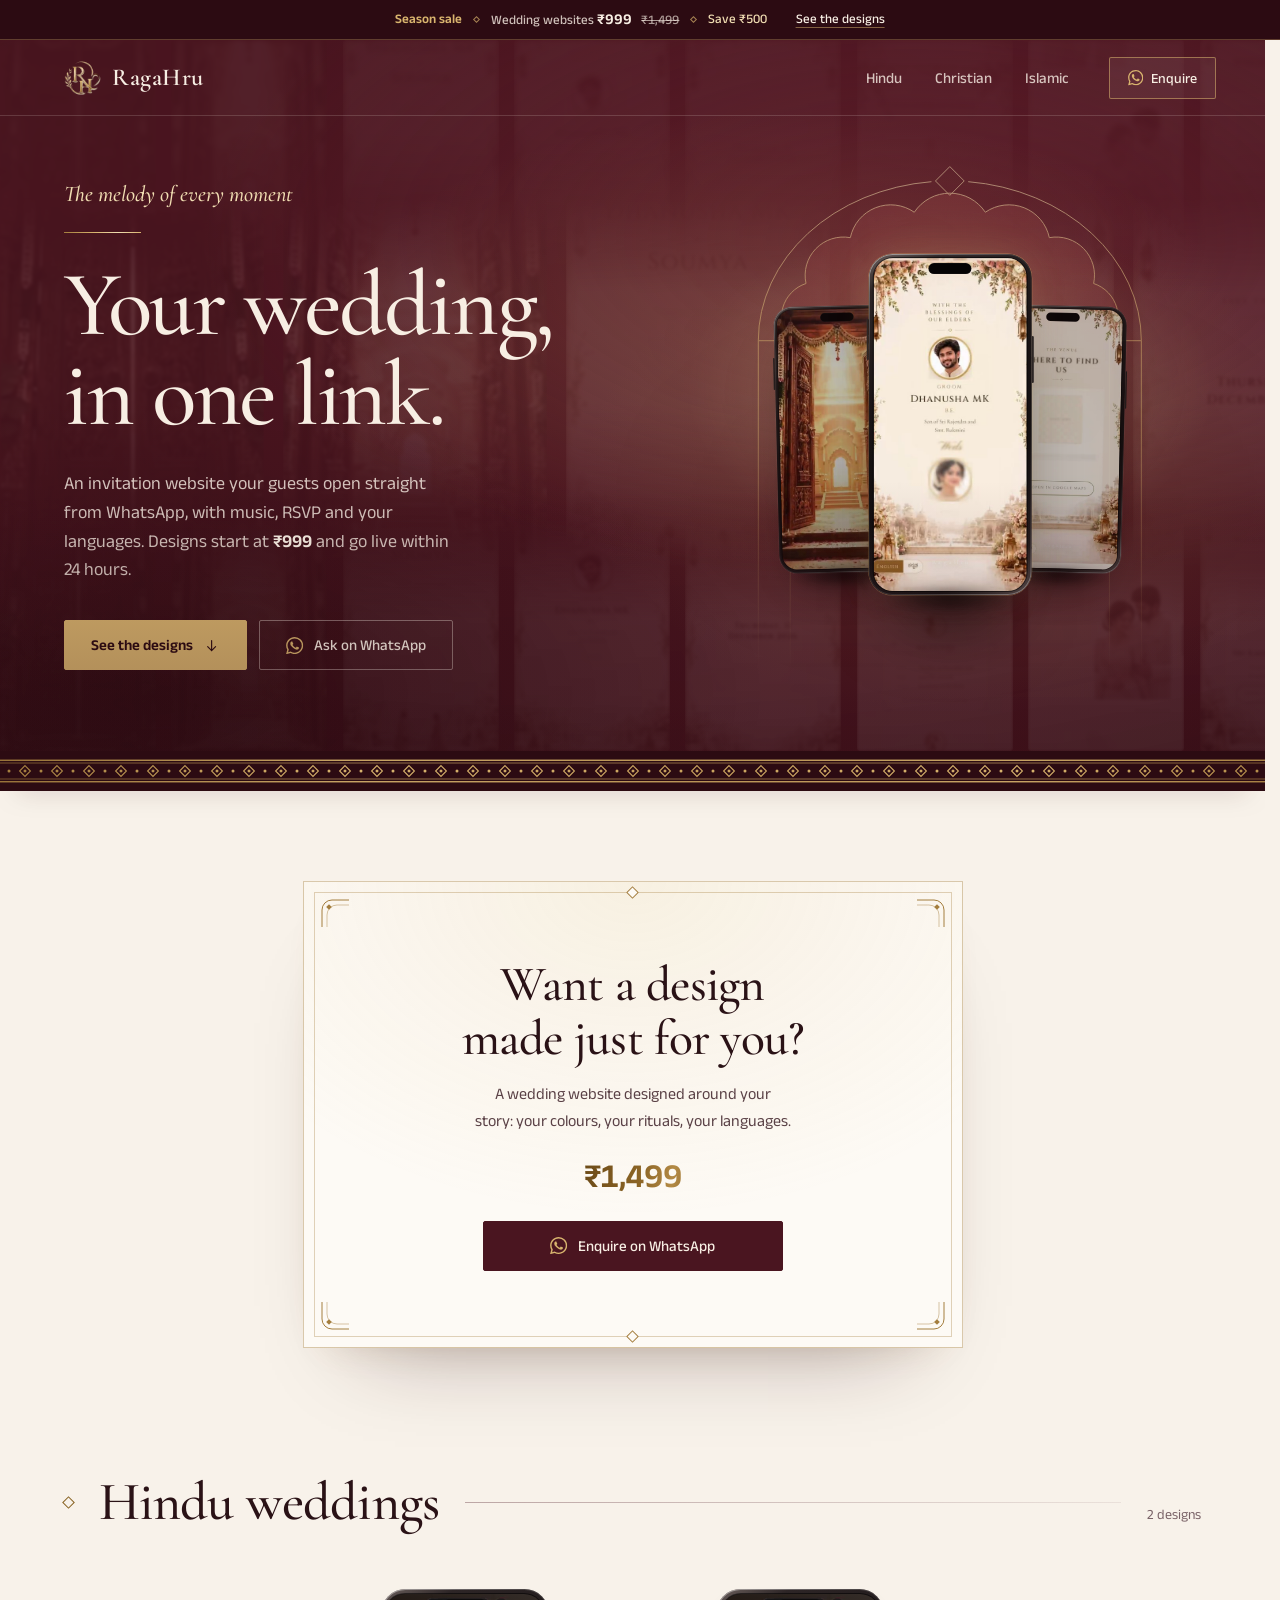
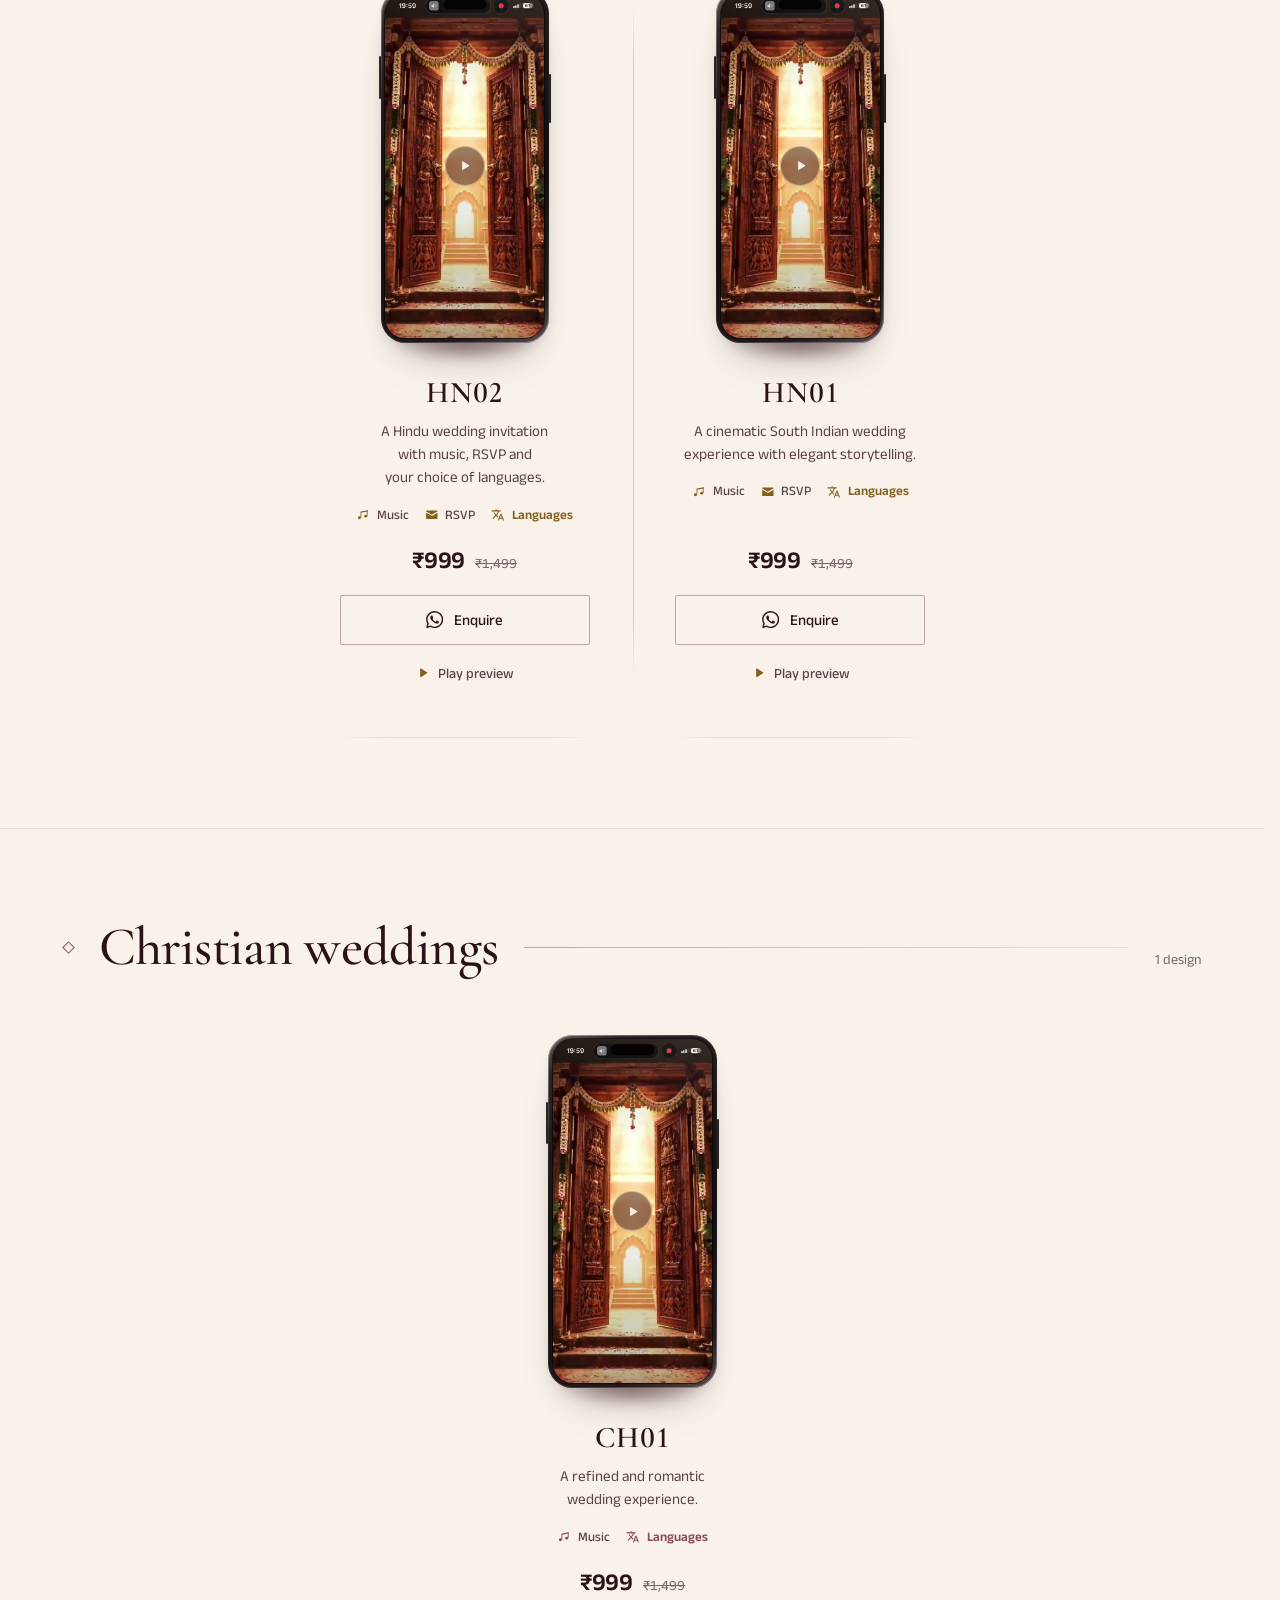
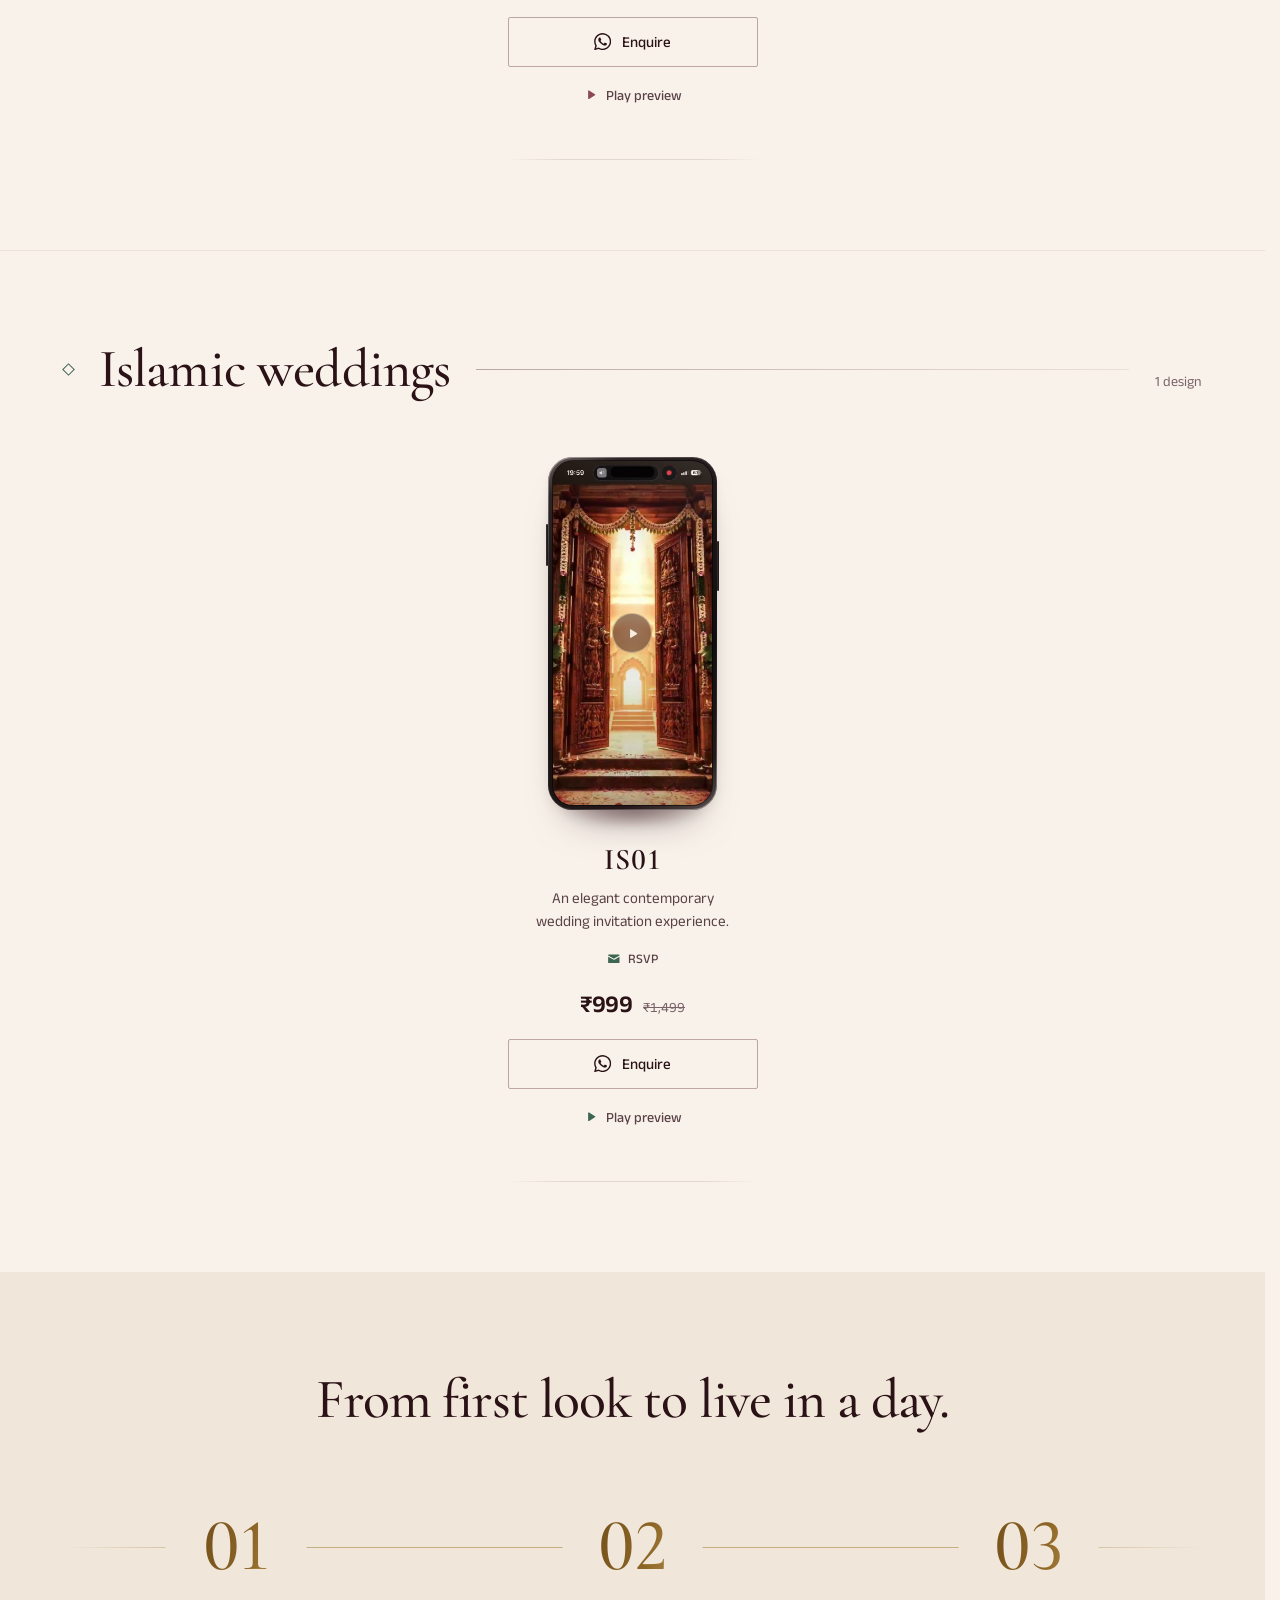
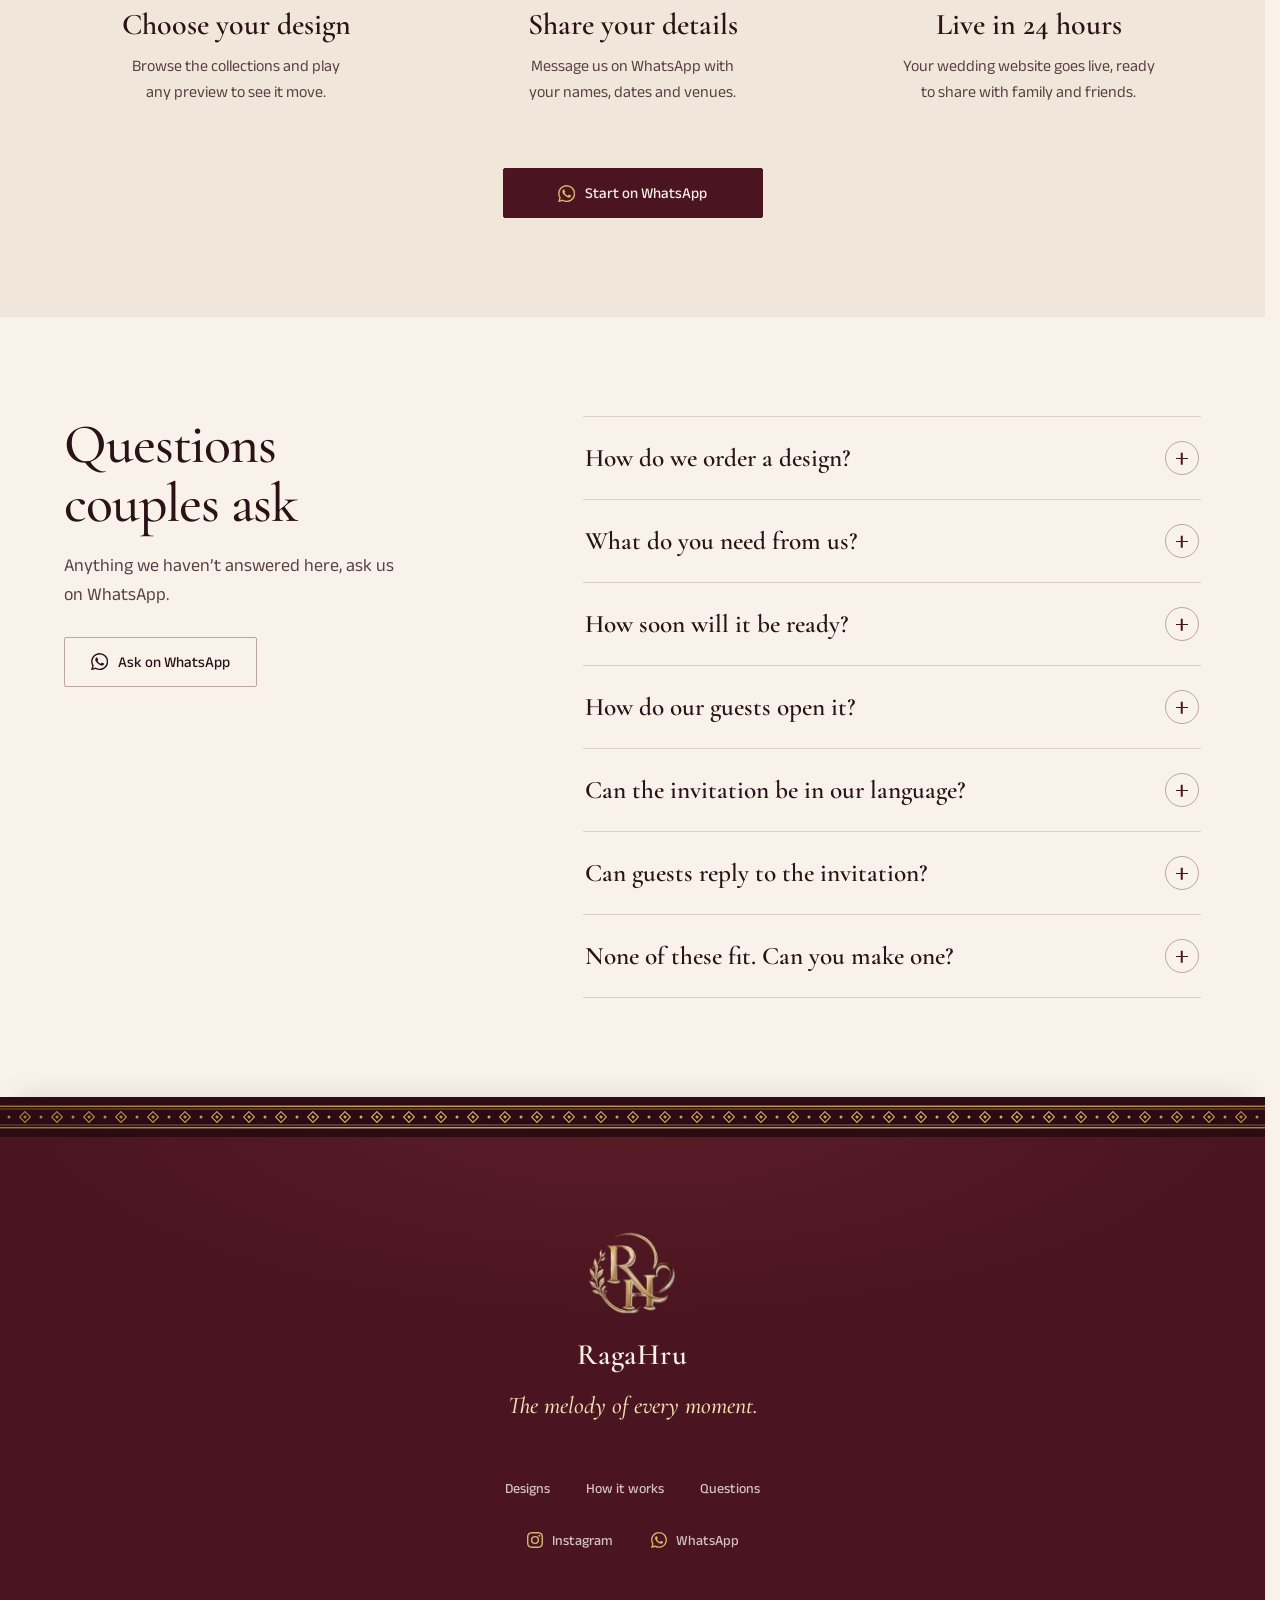
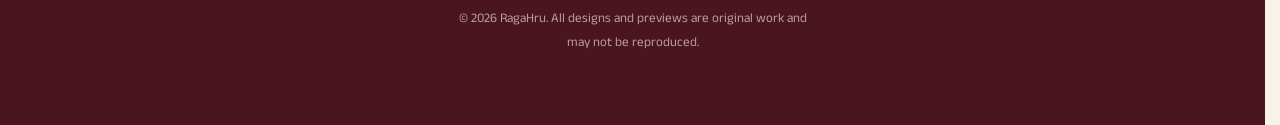
<file: index.html>
<!DOCTYPE html>
<html lang="en">
<head>
<meta charset="utf-8">
<meta name="viewport" content="width=device-width, initial-scale=1, viewport-fit=cover">
<title>RagaHru — Wedding invitation websites</title>
<meta name="description" content="Wedding invitation websites for Hindu, Christian and Islamic weddings. Choose a design, share one link on WhatsApp, and it goes live within 24 hours.">
<meta name="theme-color" content="#4A1520">

<meta property="og:type" content="website">
<meta property="og:site_name" content="RagaHru">
<meta property="og:title" content="RagaHru — the melody of every moment">
<meta property="og:description" content="Wedding invitation websites your guests open straight from WhatsApp, with music, RSVP and your languages.">
<!-- Drawn by tools/og-cover.html. Kept under 300 KB so WhatsApp shows it.
     Switch to an absolute URL once the domain is live. -->
<meta property="og:image" content="assets/logo/og-cover.jpg">
<meta property="og:image:type" content="image/jpeg">
<meta property="og:image:width" content="1200">
<meta property="og:image:height" content="630">
<meta property="og:image:alt" content="RagaHru: Your wedding, in one link. Three wedding invitation websites shown on phones.">
<meta name="twitter:card" content="summary_large_image">

<link rel="icon" href="assets/logo/favicon.png" type="image/png">
<link rel="apple-touch-icon" href="assets/logo/apple-touch-icon.png">
<link rel="manifest" href="site.webmanifest">

<link rel="preload" href="assets/fonts/cormorant-garamond.woff2" as="font" type="font/woff2" crossorigin>
<link rel="preload" href="assets/fonts/anek-latin.woff2" as="font" type="font/woff2" crossorigin>
<!-- The centre masthead phone (second entry of heroPhonePosters) is the
     largest image on the first screen. -->
<link rel="preload" href="assets/hero/posters/phone-02.jpg" as="image" fetchpriority="high">

<link rel="stylesheet" href="css/site.css">

<script>document.documentElement.classList.add('is-booting');</script>
<script defer src="config/site-config.js"></script>
<script defer src="js/templates.js"></script>
<script defer src="js/hero.js"></script>
<script defer src="js/app.js"></script>

<script type="application/ld+json">
{
  "@context": "https://schema.org",
  "@type": "Organization",
  "name": "RagaHru",
  "slogan": "The melody of every moment",
  "description": "Wedding invitation websites for Hindu, Christian and Islamic weddings, shared as one link on WhatsApp.",
  "logo": "assets/logo/ragahru-logo.png",
  "sameAs": ["https://www.instagram.com/ragahru"]
}
</script>
</head>

<body>
<svg class="icon-sprite" aria-hidden="true" focusable="false">
  <symbol id="i-wa" viewBox="0 0 24 24"><path d="M17.47 14.38c-.3-.15-1.76-.87-2.03-.97-.27-.1-.47-.15-.67.15-.2.3-.77.97-.94 1.16-.17.2-.35.22-.64.08-.3-.15-1.26-.47-2.39-1.48-.88-.79-1.48-1.76-1.65-2.06-.18-.3-.02-.46.13-.61.13-.13.3-.35.45-.52.15-.17.2-.3.3-.5.1-.2.05-.37-.03-.52-.07-.15-.67-1.61-.91-2.2-.25-.58-.49-.5-.67-.51h-.57c-.2 0-.52.07-.8.37-.27.3-1.04 1.02-1.04 2.48s1.07 2.87 1.22 3.07c.15.2 2.1 3.2 5.08 4.49.71.3 1.26.49 1.69.62.71.23 1.36.2 1.87.12.57-.09 1.76-.72 2.01-1.41.25-.7.25-1.29.17-1.42-.07-.12-.27-.2-.57-.34M12.05 21.79h-.01c-1.77 0-3.5-.48-5.03-1.38l-.36-.22-3.74.99 1-3.65-.24-.38a9.86 9.86 0 0 1-1.51-5.26c0-5.45 4.44-9.88 9.89-9.88 2.64 0 5.12 1.03 6.99 2.9a9.83 9.83 0 0 1 2.89 6.99c0 5.45-4.43 9.89-9.88 9.89m8.41-18.3A11.82 11.82 0 0 0 12.05 0C5.5 0 .16 5.34.16 11.89c0 2.1.55 4.15 1.59 5.95L.06 24l6.3-1.65a11.88 11.88 0 0 0 5.69 1.45c6.55 0 11.89-5.34 11.89-11.89 0-3.18-1.24-6.17-3.48-8.42"/></symbol>
  <symbol id="i-instagram" viewBox="0 0 24 24"><path d="M12 2.16c3.2 0 3.58.01 4.85.07 1.17.05 1.8.25 2.23.41.56.22.96.48 1.38.9.42.42.68.82.9 1.38.16.42.36 1.06.41 2.23.06 1.27.07 1.65.07 4.85s-.01 3.59-.07 4.85c-.06 1.17-.26 1.81-.42 2.23-.22.56-.48.96-.9 1.38-.42.42-.82.68-1.38.9-.42.16-1.07.36-2.24.41-1.27.06-1.65.07-4.86.07s-3.59-.01-4.86-.07c-1.17-.06-1.82-.26-2.24-.42-.57-.22-.96-.48-1.38-.9-.42-.42-.69-.82-.9-1.38-.16-.42-.36-1.07-.42-2.24-.04-1.26-.06-1.65-.06-4.84s.02-3.59.06-4.86c.06-1.17.26-1.81.42-2.23.21-.57.48-.96.9-1.38.42-.42.81-.69 1.38-.9.42-.17 1.05-.36 2.22-.42 1.28-.05 1.65-.06 4.86-.06zM12 0C8.74 0 8.33.02 7.05.07 5.78.13 4.9.33 4.14.63c-.79.31-1.46.72-2.13 1.38S.94 3.35.63 4.14C.33 4.9.13 5.78.07 7.05.02 8.33 0 8.74 0 12s.02 3.67.07 4.95c.06 1.27.26 2.15.56 2.91.31.79.72 1.46 1.38 2.13.67.67 1.34 1.08 2.13 1.38.76.3 1.64.5 2.91.56C8.33 23.99 8.74 24 12 24s3.67-.02 4.95-.07c1.28-.06 2.15-.26 2.91-.56.79-.31 1.46-.72 2.13-1.38.67-.67 1.08-1.34 1.38-2.13.3-.76.5-1.64.56-2.91.06-1.28.07-1.69.07-4.95s-.02-3.67-.07-4.95c-.06-1.28-.26-2.15-.56-2.91-.31-.79-.72-1.46-1.38-2.13-.67-.67-1.34-1.08-2.13-1.38-.76-.3-1.64-.5-2.91-.56C15.67.02 15.26 0 12 0z"/><path d="M12 5.84a6.16 6.16 0 1 0 0 12.32 6.16 6.16 0 0 0 0-12.32zM12 16a4 4 0 1 1 0-8 4 4 0 0 1 0 8z"/><circle cx="18.41" cy="5.6" r="1.44"/></symbol>
  <symbol id="i-music" viewBox="0 0 24 24"><path d="M9 6.2 20.4 4v2.1L9 8.3z"/><rect x="7.9" y="6.2" width="1.5" height="10.9" rx=".5"/><rect x="18.9" y="4" width="1.5" height="10.2" rx=".5"/><circle cx="6" cy="17.2" r="2.6"/><circle cx="17" cy="14.3" r="2.6"/></symbol>
  <symbol id="i-rsvp" viewBox="0 0 24 24"><path d="M3 4.5h18c.55 0 1 .45 1 1v.6l-9.5 5.5a1 1 0 0 1-1 0L2 6.1v-.6c0-.55.45-1 1-1z"/><path d="M2 8.4v10.1c0 .55.45 1 1 1h18c.55 0 1-.45 1-1V8.4l-9 5.2a1 1 0 0 1-1 0z"/></symbol>
  <symbol id="i-lang" viewBox="0 0 24 24"><path d="M12.87 15.07l-2.54-2.51.03-.03A17.5 17.5 0 0 0 14.07 6H17V4h-7V2H8v2H1v2h11.17C11.5 7.92 10.44 9.75 9 11.35c-.93-1.03-1.7-2.16-2.31-3.35h-2c.73 1.63 1.73 3.17 2.98 4.56l-5.09 5.02L4 19l5-5 3.11 3.11.76-2.04zM18.5 10h-2L12 22h2l1.12-3h4.75L21 22h2l-4.5-12zm-2.62 7l1.62-4.33L19.12 17h-3.24z"/></symbol>
  <symbol id="i-play" viewBox="0 0 24 24"><path d="M8 6.2v11.6c0 .79.87 1.27 1.54.84l9.1-5.8a1 1 0 0 0 0-1.68l-9.1-5.8A1 1 0 0 0 8 6.2z"/></symbol>
  <symbol id="i-close" viewBox="0 0 24 24"><path d="M18.3 5.7 12 12l-6.3-6.3-1.4 1.4 6.3 6.3-6.3 6.3 1.4 1.4 6.3-6.3 6.3 6.3 1.4-1.4-6.3-6.3 6.3-6.3z"/></symbol>
  <symbol id="i-arrow-down" viewBox="0 0 24 24"><path d="M12 5v14M6.5 13.5 12 19l5.5-5.5" fill="none" stroke="currentColor" stroke-width="1.6" stroke-linecap="round" stroke-linejoin="round"/></symbol>
  <symbol id="i-share" viewBox="0 0 24 24"><g fill="none" stroke="currentColor" stroke-width="1.6" stroke-linecap="round" stroke-linejoin="round"><path d="M14 5l7 6.5-7 6.5"/><path d="M21 11.5H11a7.5 7.5 0 0 0-7.5 7.5"/></g></symbol>
  <symbol id="i-replay" viewBox="0 0 24 24"><g fill="none" stroke="currentColor" stroke-width="1.7" stroke-linecap="round" stroke-linejoin="round"><path d="M20.5 12a8.5 8.5 0 1 1-2.6-6.1"/><path d="M20.7 4.2v4.6h-4.6"/></g></symbol>
</svg>

<!-- Season sale. To end it, delete this block and set saleLabel to "" in
     config/site-config.js. -->
<aside class="promo" aria-label="Season sale">
  <div class="promo__inner">
    <p class="promo__text">
      <span class="promo__label">Season sale</span>
      <span class="promo__sep" aria-hidden="true"></span>
      <span class="promo__offer"><span class="promo__what">Wedding websites </span><span class="promo__now">&#8377;999</span>
        <s class="promo__was"><span class="visually-hidden">was </span>&#8377;1,499</s></span>
      <span class="promo__sep" aria-hidden="true"></span>
      <span class="promo__save">Save &#8377;500</span>
    </p>
    <a class="promo__link" href="#collections">See the designs</a>
  </div>
</aside>

<a class="skip-link" href="#collections">Skip to the designs</a>

<header class="site-header" id="top">
  <div class="wrap site-header__inner">
    <a class="brand" href="#top" aria-label="RagaHru, back to top">
      <img class="brand__logo" src="assets/logo/ragahru-mark.webp" width="200" height="200" alt="" draggable="false">
      <span class="brand__text">RagaHru</span>
    </a>

    <nav class="site-nav" aria-label="Wedding collections">
      <ul class="site-nav__list">
        <li><a class="site-nav__link" href="#hindu">Hindu</a></li>
        <li><a class="site-nav__link" href="#christian">Christian</a></li>
        <li><a class="site-nav__link" href="#islamic">Islamic</a></li>
      </ul>
    </nav>

    <a class="site-header__cta" id="header-wa" href="https://wa.me/" target="_blank" rel="noopener">
      <svg class="ico" aria-hidden="true" focusable="false"><use href="#i-wa"></use></svg>
      <span>Enquire</span>
    </a>
  </div>
</header>

<main>
  <section class="hero" aria-labelledby="hero-title">
    <span class="hero__tint" aria-hidden="true"></span>

    <div class="wrap hero__inner">
      <div class="hero__copy">
        <p class="hero__tagline boot" style="--boot-delay:150ms">The melody of every moment</p>
        <span class="signature signature--hero" aria-hidden="true"></span>

        <h1 class="hero__title" id="hero-title">
          <span class="hero__line boot" style="--boot-delay:400ms">Your wedding,</span>
          <span class="hero__line boot" style="--boot-delay:520ms">in one link.</span>
        </h1>

        <p class="hero__sub boot" style="--boot-delay:640ms">
          An invitation website your guests open straight from WhatsApp, with
          music, RSVP and your languages. Designs start at
          <strong data-price="from">&#8377;999</strong> and go live within 24 hours.
        </p>

        <div class="hero__actions boot" style="--boot-delay:740ms">
          <a class="btn btn--zari" href="#collections">
            <span>See the designs</span>
            <svg class="ico" aria-hidden="true" focusable="false"><use href="#i-arrow-down"></use></svg>
          </a>
          <a class="btn btn--ghost" id="hero-wa" href="https://wa.me/" target="_blank" rel="noopener">
            <svg class="ico" aria-hidden="true" focusable="false"><use href="#i-wa"></use></svg>
            <span>Ask on WhatsApp</span>
          </a>
        </div>
      </div>

      <!-- Built by js/hero.js. Decorative: every design is presented in the
           collections below. -->
      <div class="hero__stage" id="hero-stage" aria-hidden="true">
        <span class="niche niche--silk"></span>
      </div>
    </div>
  </section>

  <div class="zari" aria-hidden="true"><span class="zari__thread"><span class="zari__light"></span></span></div>

  <!-- Before the catalogue on wide screens; js/app.js moves it after the
       collections on a phone. -->
  <section class="custom" aria-labelledby="custom-title">
    <div class="wrap">
      <div class="custom__inner">
        <span class="custom__frame" aria-hidden="true"></span>
        <h2 class="custom__title" id="custom-title">Want a design made just for you?</h2>
        <p class="custom__desc">
          A wedding website designed around your story: your colours,
          your rituals, your languages.
        </p>
        <p class="price price--custom">
          <span class="price__now" data-price="custom">&#8377;1,499</span>
        </p>
        <a class="btn btn--solid custom__cta" id="custom-wa" href="https://wa.me/" target="_blank" rel="noopener">
          <svg class="ico" aria-hidden="true" focusable="false"><use href="#i-wa"></use></svg>
          <span>Enquire on WhatsApp</span>
        </a>
      </div>
    </div>
  </section>

  <!-- Rendered by js/app.js from js/templates.js -->
  <div id="collections" class="collections"></div>

  <p class="collections__empty" id="collections-empty" hidden>
    New wedding websites are being prepared. Please check back shortly.
  </p>

  <section class="process" id="how-it-works" aria-labelledby="process-title">
    <div class="wrap">
      <h2 class="process__title" id="process-title">From first look to live in a day.</h2>

      <ol class="process__steps">
        <li class="process__step">
          <span class="process__num" aria-hidden="true">01</span>
          <h3 class="process__name">Choose your design</h3>
          <p class="process__text">Browse the collections and play any preview to see it move.</p>
        </li>
        <li class="process__step">
          <span class="process__num" aria-hidden="true">02</span>
          <h3 class="process__name">Share your details</h3>
          <p class="process__text">Message us on WhatsApp with your names, dates and venues.</p>
        </li>
        <li class="process__step">
          <span class="process__num" aria-hidden="true">03</span>
          <h3 class="process__name">Live in 24 hours</h3>
          <p class="process__text">Your wedding website goes live, ready to share with family and friends.</p>
        </li>
      </ol>

      <div class="process__cta">
        <a class="btn btn--solid" id="process-wa" href="https://wa.me/" target="_blank" rel="noopener">
          <svg class="ico" aria-hidden="true" focusable="false"><use href="#i-wa"></use></svg>
          <span>Start on WhatsApp</span>
        </a>
      </div>
    </div>
  </section>

  <!-- Filled from `testimonials` in config/site-config.js; hidden while empty. -->
  <section class="words" id="kind-words" aria-labelledby="words-title" hidden>
    <div class="wrap">
      <h2 class="words__title" id="words-title">From the couples</h2>
      <div class="words__list" id="words-list"></div>
    </div>
  </section>

  <section class="faq" id="questions" aria-labelledby="faq-title">
    <div class="wrap faq__inner">
      <div class="faq__head">
        <h2 class="faq__title" id="faq-title">Questions couples ask</h2>
        <p class="faq__lead">Anything we haven&rsquo;t answered here, ask us on WhatsApp.</p>
        <a class="btn" id="faq-wa" href="https://wa.me/" target="_blank" rel="noopener">
          <svg class="ico" aria-hidden="true" focusable="false"><use href="#i-wa"></use></svg>
          <span>Ask on WhatsApp</span>
        </a>
      </div>

      <div class="faq__list">
        <details class="faq__item" name="faq">
          <summary class="faq__q">How do we order a design?<span class="faq__mark" aria-hidden="true"></span></summary>
          <div class="faq__a">
            <p>Tap <strong>Enquire</strong> under the design you like. WhatsApp opens with a message that already names the design, such as HN01, so you only need to add your details and send it.</p>
          </div>
        </details>

        <details class="faq__item" name="faq">
          <summary class="faq__q">What do you need from us?<span class="faq__mark" aria-hidden="true"></span></summary>
          <div class="faq__a">
            <p>Your names, your wedding dates and your venues. If the design shows photographs, send the ones you&rsquo;d like to use.</p>
          </div>
        </details>

        <details class="faq__item" name="faq">
          <summary class="faq__q">How soon will it be ready?<span class="faq__mark" aria-hidden="true"></span></summary>
          <div class="faq__a">
            <p>Your website goes live within 24 hours of receiving your details.</p>
          </div>
        </details>

        <details class="faq__item" name="faq">
          <summary class="faq__q">How do our guests open it?<span class="faq__mark" aria-hidden="true"></span></summary>
          <div class="faq__a">
            <p>It&rsquo;s a link. Share it on WhatsApp, Instagram or by text, and it opens in the phone&rsquo;s browser. There&rsquo;s nothing for guests to download or install.</p>
          </div>
        </details>

        <details class="faq__item" name="faq">
          <summary class="faq__q">Can the invitation be in our language?<span class="faq__mark" aria-hidden="true"></span></summary>
          <div class="faq__a">
            <p>Designs marked <strong>Languages</strong> show your invitation in more than one language, and guests switch between them with a tap: English and Kannada, for example.</p>
          </div>
        </details>

        <details class="faq__item" name="faq">
          <summary class="faq__q">Can guests reply to the invitation?<span class="faq__mark" aria-hidden="true"></span></summary>
          <div class="faq__a">
            <p>Yes, on designs marked <strong>RSVP</strong>. Guests tell you they&rsquo;re coming from the website itself.</p>
          </div>
        </details>

        <details class="faq__item" name="faq">
          <summary class="faq__q">None of these fit. Can you make one?<span class="faq__mark" aria-hidden="true"></span></summary>
          <div class="faq__a">
            <p>Yes. A custom wedding website is designed around your story, your colours and your rituals, for <strong data-price="custom">&#8377;1,499</strong>. Ask us on WhatsApp to begin.</p>
          </div>
        </details>
      </div>
    </div>
  </section>
</main>

<footer class="site-footer">
  <div class="zari zari--footer" aria-hidden="true"><span class="zari__thread"><span class="zari__light"></span></span></div>

  <div class="wrap site-footer__inner">
    <img class="site-footer__logo" src="assets/logo/ragahru-mark.webp" width="200" height="200" alt="" draggable="false">
    <p class="site-footer__brand">RagaHru</p>
    <p class="site-footer__statement">The melody of every moment.</p>

    <nav aria-label="Footer">
      <ul class="site-footer__nav">
        <li><a href="#collections">Designs</a></li>
        <li><a href="#how-it-works">How it works</a></li>
        <li><a href="#questions">Questions</a></li>
      </ul>
    </nav>

    <ul class="social">
      <li>
        <a class="social__link" id="footer-instagram" href="https://www.instagram.com/ragahru" target="_blank" rel="noopener" aria-label="RagaHru on Instagram">
          <svg class="ico" aria-hidden="true" focusable="false"><use href="#i-instagram"></use></svg>
          <span>Instagram</span>
        </a>
      </li>
      <li>
        <a class="social__link" id="footer-whatsapp" href="https://wa.me/" target="_blank" rel="noopener" aria-label="Chat with RagaHru on WhatsApp">
          <svg class="ico" aria-hidden="true" focusable="false"><use href="#i-wa"></use></svg>
          <span>WhatsApp</span>
        </a>
      </li>
    </ul>

    <p class="site-footer__copy">
      &copy; <span id="footer-year">2026</span> RagaHru. All designs and previews
      are original work and may not be reproduced.
    </p>
  </div>
</footer>

<!-- Phones only: on wider screens the header carries the enquiry link. -->
<a class="float-wa" id="float-wa" href="https://wa.me/" target="_blank" rel="noopener" aria-label="Enquire on WhatsApp">
  <span class="float-wa__icon"><svg class="ico" aria-hidden="true" focusable="false"><use href="#i-wa"></use></svg></span>
</a>

<dialog class="modal" id="preview-modal" aria-labelledby="modal-title">
  <div class="modal__backdrop" data-close></div>

  <div class="modal__panel">
    <button class="modal__close" type="button" data-close aria-label="Close preview">
      <svg class="ico" aria-hidden="true" focusable="false"><use href="#i-close"></use></svg>
    </button>

    <div class="modal__stage">
      <span class="niche niche--silk modal__niche" aria-hidden="true"></span>
      <div class="phone phone--large" id="modal-phone">
        <div class="phone__body">
          <div class="phone__screen">
            <img class="phone__poster" id="modal-poster" alt="" draggable="false">
            <video class="phone__video" id="modal-video" muted playsinline preload="none"
                   disablepictureinpicture controlslist="nodownload noplaybackrate noremoteplayback"></video>
            <p class="phone__coming" id="modal-coming" hidden>Preview<br>coming soon</p>
            <span class="phone__sheen" aria-hidden="true"></span>
            <button class="phone__replay" id="modal-replay" type="button" hidden>
              <span class="phone__replay-mark" aria-hidden="true">
                <svg aria-hidden="true" focusable="false"><use href="#i-replay"></use></svg>
              </span>
              <span class="phone__replay-text">Play again</span>
            </button>
            <span class="watermark watermark--large" aria-hidden="true">RagaHru</span>
          </div>
        </div>
        <span class="phone__shadow" aria-hidden="true"></span>
      </div>
    </div>

    <div class="modal__info">
      <p class="modal__eyebrow" id="modal-eyebrow"></p>
      <h2 class="modal__title" id="modal-title"></h2>
      <p class="modal__desc" id="modal-desc"></p>
      <ul class="features features--modal" id="modal-features"></ul>
      <p class="price__deal price__deal--modal" id="modal-deal" hidden></p>
      <p class="price price--modal" id="modal-price"></p>

      <div class="modal__actions">
        <a class="btn btn--zari" id="modal-wa" href="https://wa.me/" target="_blank" rel="noopener">
          <svg class="ico" aria-hidden="true" focusable="false"><use href="#i-wa"></use></svg>
          <span>Enquire on WhatsApp</span>
        </a>
        <!-- Opens the phone's share sheet where there is one, WhatsApp elsewhere. -->
        <button class="btn btn--ghost" id="modal-share" type="button">
          <svg class="ico" aria-hidden="true" focusable="false"><use href="#i-share"></use></svg>
          <span>Share with family</span>
        </button>
      </div>
    </div>
  </div>
</dialog>
</body>
</html>
</file>
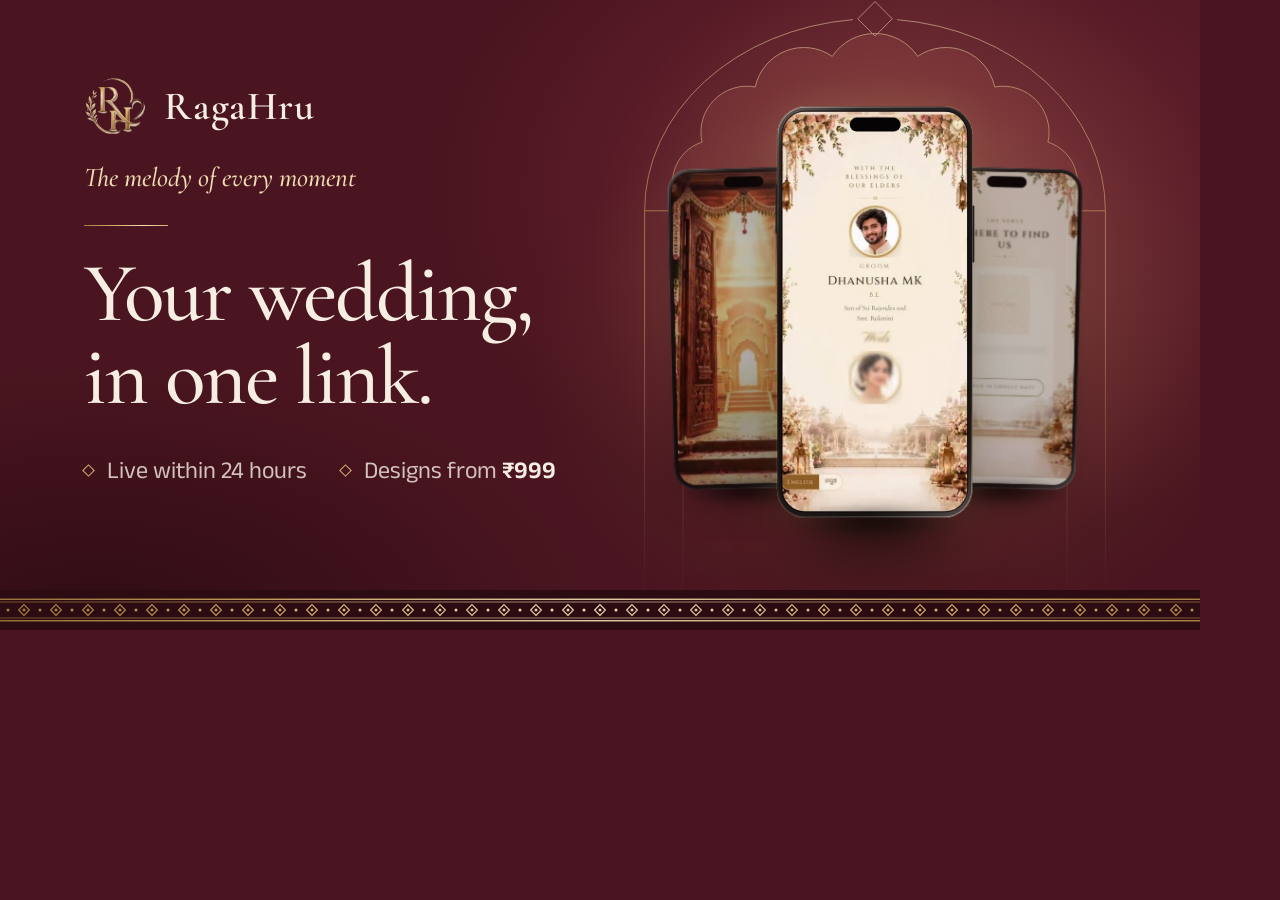
<file: tools/og-cover.html>
<!DOCTYPE html>
<html lang="en">
<head>
<meta charset="utf-8">
<title>RagaHru share card</title>
<!--
  The card WhatsApp, Instagram and Facebook show when ragahru.com is shared
  (assets/logo/og-cover.jpg, 1200 x 630). It is drawn with the site's own
  stylesheet, so the phones, the arch and the zari border are the real ones.

  To render it again after changing a poster or the copy, with the preview
  server running (npx http-server -p 5173), run from the project folder:

    "C:\Program Files\Google\Chrome\Application\chrome.exe" --headless=new
      --hide-scrollbars --window-size=1200,630 --virtual-time-budget=6000
      --screenshot="assets\logo\og-cover.png"
      http://localhost:5173/tools/og-cover.html

  then save it as a JPEG (quality about 88) beside it as og-cover.jpg - the
  page links the JPEG, which stays under WhatsApp's size limit.
-->
<link rel="stylesheet" href="../css/site.css">
<style>
  html, body { width: 1200px; height: 630px; overflow: hidden; }
  body { background: var(--silk); }
  body::after { display: none; }

  .og {
    --focus: var(--zari);
    position: relative;
    width: 1200px;
    height: 630px;
    overflow: hidden;
    color: var(--on-silk);
    background:
      radial-gradient(60% 80% at 78% 30%, rgba(118, 40, 54, 0.85), rgba(98, 32, 44, 0) 70%),
      radial-gradient(60% 60% at 8% 100%, rgba(44, 11, 18, 0.9), rgba(44, 11, 18, 0) 70%),
      var(--silk);
  }

  /* one warm bloom behind the phones, as in the masthead */
  .og::before {
    content: "";
    position: absolute;
    left: 590px;
    top: -60px;
    width: 640px;
    height: 640px;
    background: radial-gradient(closest-side, rgba(216, 180, 110, 0.2), rgba(216, 180, 110, 0));
  }

  .og__copy {
    position: absolute;
    left: 84px;
    top: 74px;
    width: 560px;
  }

  .og__brand {
    display: flex;
    align-items: center;
    gap: 16px;
    font-family: var(--serif);
    font-size: 40px;
    font-weight: 600;
    letter-spacing: 0.02em;
    line-height: 1;
  }
  .og__brand img { width: 64px; height: 64px; }

  .og__tagline {
    margin-top: 18px;
    font-family: var(--serif);
    font-style: italic;
    font-weight: 500;
    font-size: 27px;
    color: var(--zari-lt);
  }

  .og .signature { opacity: 1; transform: none; width: 84px; margin: 26px 0 26px; }

  .og__title {
    font-family: var(--serif);
    font-weight: 500;
    font-size: 84px;
    line-height: 0.98;
    letter-spacing: -0.025em;
  }

  .og__facts {
    display: flex;
    gap: 34px;
    margin-top: 34px;
    font-size: 24px;
    color: var(--on-silk-2);
    font-variant-numeric: lining-nums;
  }
  .og__facts li { display: inline-flex; align-items: center; gap: 14px; }
  .og__facts li::before {
    content: "";
    width: 9px;
    height: 9px;
    border: 1.5px solid var(--zari);
    transform: rotate(45deg);
  }
  .og__facts strong { color: var(--on-silk); font-weight: 600; }

  /* the masthead's stage, held still */
  .og .hero__stage {
    --hero-phone-h: 400px;
    position: absolute;
    left: 640px;
    top: 52px;
    width: 470px;
    height: 520px;
    translate: none;
    rotate: none;
  }
  .og .hero__stage .hero__phone { transition: none; }
  .og .hero__stage .hero__phone .phone__body { animation: none !important; }
  .og .hero__stage .hero__phone[data-pos="left"] {
    transform: translate(-50%, -50%) translate3d(-128px, 16px, 0) scale(0.78);
  }
  .og .hero__stage .hero__phone[data-pos="right"] {
    transform: translate(-50%, -50%) translate3d(128px, 16px, 0) scale(0.78);
  }
  .og .hero__stage .hero__phone[data-pos="left"] .phone__body { transform: rotate(-1.4deg); }
  .og .hero__stage .hero__phone[data-pos="right"] .phone__body { transform: rotate(1.4deg); }

  .og .zari {
    position: absolute;
    left: 0;
    right: 0;
    bottom: 0;
    height: 40px;
  }
  .og .zari__light { animation: none; transform: translate3d(40%, 0, 0); }
</style>
</head>
<body>
<div class="og">
  <div class="og__copy">
    <p class="og__brand"><img src="../assets/logo/ragahru-mark.png" alt="">RagaHru</p>
    <p class="og__tagline">The melody of every moment</p>
    <span class="signature" aria-hidden="true"></span>
    <h1 class="og__title">Your wedding,<br>in one link.</h1>
    <ul class="og__facts">
      <li><span>Live within 24 hours</span></li>
      <li><span>Designs from <strong>&#8377;999</strong></span></li>
    </ul>
  </div>

  <div class="hero__stage">
    <span class="niche niche--silk"></span>
    <div class="phone hero__phone" data-pos="left">
      <div class="phone__body"><div class="phone__screen">
        <img class="phone__poster" src="../assets/hero/posters/phone-01.jpg" alt="">
        <span class="phone__sheen"></span>
      </div></div>
      <span class="phone__shadow"></span>
    </div>
    <div class="phone hero__phone" data-pos="right">
      <div class="phone__body"><div class="phone__screen">
        <img class="phone__poster" src="../assets/hero/posters/phone-03.jpg" alt="">
        <span class="phone__sheen"></span>
      </div></div>
      <span class="phone__shadow"></span>
    </div>
    <div class="phone hero__phone" data-pos="center">
      <div class="phone__body"><div class="phone__screen">
        <img class="phone__poster" src="../assets/hero/posters/phone-02.jpg" alt="">
        <span class="phone__sheen"></span>
      </div></div>
      <span class="phone__shadow"></span>
    </div>
  </div>

  <div class="zari" aria-hidden="true"><span class="zari__thread"><span class="zari__light"></span></span></div>
</div>
</body>
</html>
</file>
<file: css/site.css>
/* RagaHru — site.css
 *
 * Visual language: maroon silk (masthead, footer, preview) with a woven gold
 * zari border at its edges, and ivory paper for the catalogue between them.
 * The zari border and the palace-arch niche are the only ornaments.
 *
 *   0  Fonts                 7  Hero                 14  How it works
 *   1  Tokens                8  Zari border          15  From the couples
 *   2  Base                  9  Buttons and links    16  Questions
 *   3  Accessibility, icons 10  Collections, cards   17  Footer
 *   4  Opening sequence     11  Phone                18  Floating WhatsApp
 *   5  Sale bar             12  Niche                19  Preview dialog
 *   6  Header               13  Custom build         20  Reduced motion
 *
 * Responsive rules live with the component they change.
 */

/* ==========================================================================
   0  Fonts — self-hosted variable fonts (SIL OFL, see assets/fonts/README.md).
      The Anek latin-ext file carries the rupee sign.
   ========================================================================== */

@font-face {
  font-family: "Anek Latin";
  font-style: normal;
  font-weight: 300 700;
  font-display: swap;
  src: url("../assets/fonts/anek-latin.woff2") format("woff2");
  unicode-range: U+0000-00FF, U+0131, U+0152-0153, U+02BB-02BC, U+02C6, U+02DA, U+02DC, U+0304, U+0308, U+0329, U+2000-206F, U+20AC, U+2122, U+2191, U+2193, U+2212, U+2215, U+FEFF, U+FFFD;
}
@font-face {
  font-family: "Anek Latin";
  font-style: normal;
  font-weight: 300 700;
  font-display: swap;
  src: url("../assets/fonts/anek-latin-ext.woff2") format("woff2");
  unicode-range: U+0100-02BA, U+02BD-02C5, U+02C7-02CC, U+02CE-02D7, U+02DD-02FF, U+0304, U+0308, U+0329, U+1D00-1DBF, U+1E00-1E9F, U+1EF2-1EFF, U+2020, U+20A0-20AB, U+20AD-20C0, U+2113, U+2C60-2C7F, U+A720-A7FF;
}
@font-face {
  font-family: "Cormorant Garamond";
  font-style: normal;
  font-weight: 300 700;
  font-display: swap;
  src: url("../assets/fonts/cormorant-garamond.woff2") format("woff2");
  unicode-range: U+0000-00FF, U+0131, U+0152-0153, U+02BB-02BC, U+02C6, U+02DA, U+02DC, U+0304, U+0308, U+0329, U+2000-206F, U+20AC, U+2122, U+2191, U+2193, U+2212, U+2215, U+FEFF, U+FFFD;
}
@font-face {
  font-family: "Cormorant Garamond";
  font-style: italic;
  font-weight: 300 700;
  font-display: swap;
  src: url("../assets/fonts/cormorant-garamond-italic.woff2") format("woff2");
  unicode-range: U+0000-00FF, U+0131, U+0152-0153, U+02BB-02BC, U+02C6, U+02DA, U+02DC, U+0304, U+0308, U+0329, U+2000-206F, U+20AC, U+2122, U+2191, U+2193, U+2212, U+2215, U+FEFF, U+FFFD;
}

/* ==========================================================================
   1  Tokens
   ========================================================================== */

:root {
  /* silk — dark grounds */
  --silk:       #4A1520;
  --silk-2:     #62202C;
  --silk-deep:  #2C0B12;
  --silk-night: #17060A;

  /* zari — gold */
  --zari:       #D8B46E;   /* on silk: 8.1:1 */
  --zari-lt:    #F0DDB2;
  --zari-dk:    #A47E3E;
  --gold-ink:   #86601F;   /* gold type on paper: 4.9:1 */

  /* paper — light grounds */
  --paper:      #F8F2EA;
  --paper-2:    #F0E6D9;
  --paper-hi:   #FDFAF5;

  /* ink */
  --ink:        #2A1216;
  --ink-2:      #5A4146;   /* 8.3:1 on paper */
  --ink-3:      #7A6368;   /* 4.9:1 on paper */
  --line:        rgba(74, 21, 32, 0.16);
  --line-strong: rgba(74, 21, 32, 0.34);
  --line-soft:   rgba(74, 21, 32, 0.08);

  /* type and lines on silk */
  --on-silk:    #F7EEE3;
  --on-silk-2:  rgba(247, 238, 227, 0.8);
  --on-silk-3:  rgba(247, 238, 227, 0.64);   /* 5.4:1 on silk */
  --line-silk:  rgba(216, 180, 110, 0.3);

  /* metallic gold fills */
  --foil: linear-gradient(100deg,
    #A47E3E 0%, #D8B46E 20%, #F6E6BF 34%, #D2AC62 50%,
    #A47E3E 66%, #E7CD93 84%, #B58E4A 100%);
  --foil-ink: linear-gradient(100deg,
    #6B4A17 0%, #8C6526 30%, #B38A45 46%, #8C6526 60%, #6B4A17 80%, #8C6526 100%);

  /* per-collection accent, set in section 10 */
  --accent: var(--gold-ink);

  --serif: "Cormorant Garamond", "Cormorant", Georgia, "Times New Roman", serif;
  --sans:  "Anek Latin", "Segoe UI", system-ui, -apple-system, Roboto, Arial, sans-serif;

  --t-xs:   0.8125rem;   /* 13 — the floor */
  --t-sm:   0.875rem;    /* 14 */
  --t-base: 1rem;        /* 16 */
  --t-md:   1.125rem;    /* 18 */
  --t-h3:   clamp(1.5rem, 1.25rem + 0.8vw, 1.875rem);
  --t-h2:   clamp(2.1rem, 1.4rem + 2.6vw, 3.75rem);
  --t-h1:   clamp(2.9rem, 1.6rem + 5.2vw, 6rem);

  --wrap:     1320px;
  --gutter:   clamp(20px, 5vw, 72px);
  --section:  clamp(72px, 11vh, 132px);
  --phone-h:  356px;    /* height of a card phone's display */
  --header-h: 76px;
  --promo-h:  40px;
  --zari-h:   40px;

  --ease:       cubic-bezier(0.22, 0.61, 0.36, 1);
  --ease-out:   cubic-bezier(0.22, 1, 0.36, 1);
  --ease-inout: cubic-bezier(0.65, 0, 0.35, 1);
}

/* Without the sale bar in the page, its space goes too. */
:root:not(:has(.promo)) { --promo-h: 0px; }

/* ==========================================================================
   2  Base
   ========================================================================== */

*, *::before, *::after { box-sizing: border-box; }

html {
  -webkit-text-size-adjust: 100%;
  scroll-behavior: smooth;
  scroll-padding-top: calc(var(--header-h) + var(--promo-h) + 24px);
  scrollbar-gutter: stable;
  scrollbar-color: rgba(74, 21, 32, 0.45) var(--paper-2);
}

body {
  margin: 0;
  background: var(--paper);
  color: var(--ink);
  font-family: var(--sans);
  font-size: var(--t-base);
  line-height: 1.6;
  overflow-x: clip;
  -webkit-font-smoothing: antialiased;
  -moz-osx-font-smoothing: grayscale;
}

/* Safari < 16 has no overflow: clip. */
@supports not (overflow: clip) {
  html, body { overflow-x: hidden; }
}

body.is-locked { overflow: hidden; }

h1, h2, h3, p, ul, ol, figure { margin: 0; padding: 0; }
ul, ol { list-style: none; }
img, video { display: block; max-width: 100%; }
a { color: inherit; text-decoration: none; }
button { font: inherit; color: inherit; background: none; border: 0; cursor: pointer; }
[hidden] { display: none !important; }

a, button, summary { -webkit-tap-highlight-color: transparent; }

::selection { background: rgba(216, 180, 110, 0.42); color: var(--ink); }

.wrap {
  width: 100%;
  max-width: var(--wrap);
  margin-inline: auto;
  padding-left: max(var(--gutter), env(safe-area-inset-left, 0px));
  padding-right: max(var(--gutter), env(safe-area-inset-right, 0px));
}

/* Preview media is not draggable or long-press savable. */
.phone img,
.phone video,
.hero__rail img {
  -webkit-user-drag: none;
  -webkit-touch-callout: none;
  user-select: none;
  pointer-events: none;
}
.phone__video::-webkit-media-controls { display: none !important; }

/* ==========================================================================
   3  Accessibility and icons
   ========================================================================== */

.skip-link {
  position: absolute;
  left: 50%;
  top: -100px;
  transform: translateX(-50%);
  z-index: 999;
  padding: 12px 22px;
  background: var(--silk);
  color: var(--on-silk);
  font-size: var(--t-sm);
  font-weight: 500;
}
.skip-link:focus-visible { top: 12px; }

/* Gold ink on paper, zari on silk: dark containers set --focus. */
:focus-visible {
  outline: 2px solid var(--focus, var(--accent));
  outline-offset: 4px;
  border-radius: 2px;
}

.visually-hidden {
  position: absolute !important;
  width: 1px;
  height: 1px;
  margin: -1px;
  padding: 0;
  overflow: hidden;
  clip: rect(0 0 0 0);
  clip-path: inset(50%);
  white-space: nowrap;
  border: 0;
}

.icon-sprite {
  position: absolute;
  width: 0;
  height: 0;
  overflow: hidden;
}

/* Icons are sized in em so they follow the text beside them. */
.ico {
  display: inline-block;
  flex: none;
  width: 1em;
  height: 1em;
  fill: currentColor;
  vertical-align: middle;
  pointer-events: none;
}

/* ==========================================================================
   4  Opening sequence
   The masthead copy and phones rise into place once, on load. Items start
   faint rather than invisible so the browser counts them as painted at once
   (starting from opacity 0 delays Largest Contentful Paint).
   ========================================================================== */

@keyframes rise {
  from { opacity: 0.35; transform: translateY(14px); }
}
@keyframes draw {
  from { opacity: 0; transform: scaleX(0); }
}
@keyframes stage-in {
  from { opacity: 0.4; transform: translateY(26px) scale(0.955); }
}

.boot { animation: rise 1s var(--ease-out) var(--boot-delay, 0ms) backwards; }

/* ==========================================================================
   5  Sale bar
   ========================================================================== */

.promo {
  --focus: var(--zari);
  position: fixed;
  top: 0;
  left: 0;
  right: 0;
  z-index: 51;
  display: flex;
  align-items: center;
  height: var(--promo-h);
  overflow: hidden;
  color: var(--on-silk-2);
  background: var(--silk-deep);
  border-bottom: 1px solid var(--line-silk);
  font-size: var(--t-xs);
  font-weight: 500;
  white-space: nowrap;
}

.promo__inner {
  display: flex;
  align-items: center;
  justify-content: center;
  gap: clamp(14px, 2.2vw, 30px);
  width: 100%;
  padding-inline: 20px;
}

.promo__text {
  display: inline-flex;
  align-items: center;
  gap: 12px;
}

.promo__label { font-weight: 600; color: var(--zari); }

/* the zari lozenge as a separator */
.promo__sep {
  flex: none;
  width: 5px;
  height: 5px;
  border: 1px solid rgba(216, 180, 110, 0.7);
  transform: rotate(45deg);
}

.promo__offer,
.promo__save { font-variant-numeric: tabular-nums lining-nums; }

.promo__now { font-size: 1.15em; font-weight: 600; color: var(--on-silk); }
.promo__was { margin-left: 6px; color: var(--on-silk-3); text-decoration-thickness: 1px; }
.promo__save { color: var(--zari-lt); }

.promo__link {
  display: inline-flex;
  align-items: center;
  min-height: 32px;
  color: var(--on-silk);
  text-decoration: underline;
  text-decoration-color: rgba(216, 180, 110, 0.5);
  text-underline-offset: 4px;
  transition: text-decoration-color 0.3s var(--ease);
}
.promo__link:hover,
.promo__link:focus-visible { text-decoration-color: var(--zari); }

main { padding-top: var(--promo-h); }

@media (max-width: 760px) {
  .promo__what { display: none; }
}

@media (max-width: 600px) {
  :root { --promo-h: 36px; }
  .promo__inner { padding-inline: 14px; }
  .promo__text { gap: 9px; }
  .promo__link { display: none; }
}

@media (max-width: 375px) {
  .promo { font-size: 0.75rem; }
  .promo__text { gap: 7px; }
}

/* ==========================================================================
   6  Header
   Clear over the silk, frosted paper over the catalogue. Paper is the
   default so the bar stays legible without JavaScript.
   ========================================================================== */

.site-header {
  position: fixed;
  top: var(--promo-h);
  left: 0;
  right: 0;
  z-index: 50;
  color: var(--ink);
  background: var(--paper);
  transition: background-color 0.4s var(--ease), color 0.4s var(--ease), box-shadow 0.4s var(--ease);
}

@supports (backdrop-filter: blur(1px)) or (-webkit-backdrop-filter: blur(1px)) {
  .site-header:not(.is-over-masthead) {
    background: rgba(248, 242, 234, 0.86);
    -webkit-backdrop-filter: saturate(1.3) blur(14px);
    backdrop-filter: saturate(1.3) blur(14px);
  }
}

.site-header::after {
  content: "";
  position: absolute;
  left: 0;
  right: 0;
  bottom: 0;
  height: 1px;
  background: var(--line-soft);
}

/* Once the page scrolls, a scrim under the clear bar keeps the navigation
   legible over the headline passing beneath it. */
.site-header::before {
  content: "";
  position: absolute;
  inset: 0 0 auto;
  height: calc(100% + 42px);
  z-index: -1;
  opacity: 0;
  pointer-events: none;
  background: linear-gradient(180deg,
    rgba(44, 11, 18, 0.97) 0%,
    rgba(44, 11, 18, 0.94) 45%,
    rgba(44, 11, 18, 0.86) 63%,
    rgba(44, 11, 18, 0.5) 78%,
    rgba(44, 11, 18, 0.16) 90%,
    rgba(44, 11, 18, 0) 100%);
  transition: opacity 0.4s var(--ease);
}
.site-header.is-over-masthead.is-scrolled::before { opacity: 1; }

/* The first state is set by script before anything is allowed to animate. */
html.is-booting .site-header,
html.is-booting .site-header::before,
html.is-booting .site-nav__link { transition: none; }

.site-header.is-stuck { box-shadow: 0 14px 30px -28px rgba(44, 11, 18, 0.6); }

.site-header.is-over-masthead {
  --focus: var(--zari);
  color: var(--on-silk);
  background: transparent;
}
.site-header.is-over-masthead::after { background: rgba(247, 238, 227, 0.16); }

.site-header__inner {
  display: flex;
  align-items: center;
  gap: 24px;
  min-height: var(--header-h);
}

.brand {
  display: inline-flex;
  align-items: center;
  gap: 10px;
  min-height: 44px;
  font-family: var(--serif);
  font-size: clamp(22px, 1.9vw, 27px);
  font-weight: 600;
  letter-spacing: 0.02em;
  line-height: 1;
  white-space: nowrap;
}
.brand:hover,
.brand:focus-visible { color: var(--gold-ink); }
.site-header.is-over-masthead .brand:hover,
.site-header.is-over-masthead .brand:focus-visible { color: var(--zari); }

.brand__logo {
  width: auto;
  height: clamp(30px, 3vw, 40px);
}

.site-nav { margin-left: auto; }

.site-nav__list {
  display: flex;
  align-items: center;
  gap: clamp(18px, 2.6vw, 38px);
}

.site-nav__link {
  position: relative;
  display: inline-flex;
  align-items: center;
  min-height: 44px;
  padding: 8px 0;
  font-size: 0.9375rem;
  font-weight: 500;
  color: var(--ink-2);
  transition: color 0.3s var(--ease);
}
.site-nav__link::after {
  content: "";
  position: absolute;
  left: 0;
  right: 0;
  bottom: calc(50% - 0.95em);
  height: 1px;
  background: var(--accent);
  transform: scaleX(0);
  transform-origin: left;
  transition: transform 0.3s var(--ease);
}
.site-nav__link:hover,
.site-nav__link:focus-visible,
.site-nav__link.is-active { color: var(--ink); }
.site-nav__link:hover::after,
.site-nav__link:focus-visible::after,
.site-nav__link.is-active::after { transform: scaleX(1); }

.site-header.is-over-masthead .site-nav__link { color: var(--on-silk-2); }
.site-header.is-over-masthead .site-nav__link::after { background: var(--zari); }
.site-header.is-over-masthead .site-nav__link:hover,
.site-header.is-over-masthead .site-nav__link:focus-visible { color: var(--on-silk); }

.site-header__cta {
  display: inline-flex;
  align-items: center;
  gap: 8px;
  min-height: 42px;
  margin-left: clamp(8px, 1.2vw, 16px);
  padding: 0 18px;
  font-size: var(--t-sm);
  font-weight: 500;
  color: var(--on-silk);
  background: var(--silk);
  border: 1px solid var(--silk);
  border-radius: 2px;
  transition: background-color 0.3s var(--ease), color 0.3s var(--ease), border-color 0.3s var(--ease);
}
.site-header__cta .ico { font-size: 1.1em; color: var(--zari); }
.site-header__cta:hover,
.site-header__cta:focus-visible { background: var(--silk-deep); border-color: var(--silk-deep); }

.site-header.is-over-masthead .site-header__cta {
  background: rgba(247, 238, 227, 0.06);
  border-color: rgba(216, 180, 110, 0.55);
}
.site-header.is-over-masthead .site-header__cta:hover,
.site-header.is-over-masthead .site-header__cta:focus-visible {
  color: var(--silk-deep);
  background: var(--zari);
  border-color: var(--zari);
}
.site-header.is-over-masthead .site-header__cta:hover .ico,
.site-header.is-over-masthead .site-header__cta:focus-visible .ico { color: var(--silk-deep); }

@media (max-width: 899px) {
  :root { --header-h: 66px; }
  .site-header__cta { display: none; }
  .brand { font-size: 22px; }
  .site-nav__link { font-size: var(--t-sm); }
}

@media (max-width: 430px) {
  .site-nav__list { gap: 16px; }
  .brand { gap: 8px; font-size: 20px; }
  .brand__logo { height: 30px; }
}

@media (max-width: 375px) {
  :root { --header-h: 62px; }
  .site-header__inner { gap: 12px; }
  .brand { font-size: 19px; }
  .brand__logo { height: 28px; }
  .site-nav__list { gap: 13px; }
  .site-nav__link { font-size: var(--t-xs); }
}

@media (max-width: 340px) {
  .brand__logo { display: none; }
  .site-nav__list { gap: 11px; }
}

/* ==========================================================================
   7  Hero
   Layers, back to front: poster rows (.hero__rail), silk tint (.hero__tint),
   gold bloom (::before), content (.hero__inner), darker hem (::after).
   ========================================================================== */

.hero {
  --focus: var(--zari);
  position: relative;
  overflow: clip;
  isolation: isolate;
  padding-top: calc(var(--header-h) + clamp(40px, 7vh, 88px));
  padding-bottom: clamp(56px, 9vh, 100px);
  color: var(--on-silk);
  background-color: var(--silk);
}

.hero::after {
  content: "";
  position: absolute;
  z-index: 4;
  left: 0;
  right: 0;
  bottom: 0;
  height: 38%;
  pointer-events: none;
  background: linear-gradient(180deg, rgba(44, 11, 18, 0), rgba(44, 11, 18, 0.3));
}

/* ---- poster rows (built by js/hero.js) ---- */

.hero__rail {
  position: absolute;
  inset: 0;
  z-index: 0;
  overflow: hidden;
  pointer-events: none;
  opacity: 0;
  transition: opacity 1.4s var(--ease);
}
html.has-hero-rail .hero__rail { opacity: 1; }
html.has-hero-rail .hero__rail--back { opacity: 0.38; }
html.has-hero-rail .hero__rail--low { opacity: 0.9; }

.hero__rail-track {
  display: flex;
  align-items: center;
  width: max-content;
  height: 100%;
  animation: rail-left var(--rail-seconds, 120s) linear infinite;
  animation-play-state: paused;
  will-change: transform;
}
html.has-hero-rail .hero__rail-track { animation-play-state: running; }

.hero__rail-poster {
  flex: none;
  width: auto;
  height: clamp(260px, 44vh, 440px);
  aspect-ratio: 2 / 3;
  margin-right: clamp(12px, 1.5vw, 24px);
  object-fit: cover;
  border-radius: 3px;
  filter: saturate(0.5) blur(1.5px);
  -webkit-mask-image: linear-gradient(180deg, transparent 0%, #000 24%, #000 52%, transparent 94%);
  mask-image: linear-gradient(180deg, transparent 0%, #000 24%, #000 52%, transparent 94%);
}

/* small row along the top, rolling right */
.hero__rail--back .hero__rail-track { align-items: flex-start; animation-name: rail-right; }
.hero__rail--back .hero__rail-poster {
  height: clamp(150px, 26vh, 260px);
  margin-right: clamp(10px, 1.2vw, 18px);
  filter: saturate(0.42) blur(2.5px);
  -webkit-mask-image: linear-gradient(180deg, #000 0%, #000 40%, transparent 100%);
  mask-image: linear-gradient(180deg, #000 0%, #000 40%, transparent 100%);
}

/* small row along the foot, rolling right */
.hero__rail--low .hero__rail-track { align-items: flex-end; animation-name: rail-right; }
.hero__rail--low .hero__rail-poster {
  height: clamp(150px, 26vh, 260px);
  margin-right: clamp(10px, 1.2vw, 18px);
  -webkit-mask-image: linear-gradient(0deg, #000 0%, #000 55%, transparent 100%);
  mask-image: linear-gradient(0deg, #000 0%, #000 55%, transparent 100%);
}

@keyframes rail-left {
  from { transform: translate3d(0, 0, 0); }
  to   { transform: translate3d(calc(-1 * var(--rail-shift, 50%)), 0, 0); }
}
@keyframes rail-right {
  from { transform: translate3d(calc(-1 * var(--rail-shift, 50%)), 0, 0); }
  to   { transform: translate3d(0, 0, 0); }
}

/* On a phone every row shares one size, kept smaller than the headline and
   centre phone so a background poster is never the page's largest paint. */
@media (max-width: 600px) {
  .hero__rail-poster,
  .hero__rail--back .hero__rail-poster,
  .hero__rail--low .hero__rail-poster { height: clamp(140px, 24vh, 210px); }
}

/* ---- tint, vignette, bloom ----
   The tint sits over the rows so headline contrast never depends on them. */

.hero__tint {
  position: absolute;
  inset: 0;
  z-index: 1;
  pointer-events: none;
  background-image:
    radial-gradient(80% 70% at 72% 28%, rgba(98, 32, 44, 0.7), rgba(98, 32, 44, 0) 70%),
    radial-gradient(70% 60% at 12% 92%, rgba(44, 11, 18, 0.8), rgba(44, 11, 18, 0) 70%);
}
html.has-hero-rail .hero__tint { background-color: rgba(74, 21, 32, 0.87); }

.hero__tint::after {
  content: "";
  position: absolute;
  inset: 0;
  background: radial-gradient(130% 95% at 50% 40%, rgba(23, 6, 10, 0) 55%, rgba(23, 6, 10, 0.5) 100%);
}

.hero::before {
  content: "";
  position: absolute;
  z-index: 2;
  top: 4%;
  left: 62%;
  width: min(1100px, 120vw);
  height: min(560px, 60vh);
  transform: translateX(-50%);
  background: radial-gradient(42% 42% at 50% 50%, rgba(216, 180, 110, 0.17), rgba(216, 180, 110, 0) 100%);
  pointer-events: none;
}

/* ---- copy and stage ---- */

.hero__inner {
  position: relative;
  z-index: 3;
  display: grid;
  grid-template-columns: minmax(0, 54fr) minmax(0, 46fr);
  align-items: center;
  gap: clamp(26px, 3.6vw, 64px);
}
.hero--solo .hero__inner { grid-template-columns: minmax(0, 1fr); }

.hero__tagline {
  font-family: var(--serif);
  font-size: clamp(1.15rem, 1rem + 0.5vw, 1.45rem);
  font-style: italic;
  font-weight: 500;
  line-height: 1.3;
  color: var(--zari-lt);
}

/* a short gold rule under the tagline */
.signature {
  display: block;
  flex: none;
  width: clamp(56px, 7vw, 96px);
  height: 1px;
  transform-origin: left center;
  background: linear-gradient(90deg, var(--zari-dk), var(--zari) 40%, var(--zari-lt) 70%, var(--zari));
}
.signature--hero {
  width: clamp(56px, 6vw, 88px);
  margin: clamp(16px, 2.6vh, 24px) 0 clamp(18px, 3vh, 28px);
  animation: draw 0.62s var(--ease-out) 300ms backwards;
}

.hero__title {
  font-family: var(--serif);
  font-size: var(--t-h1);
  font-weight: 500;
  line-height: 0.98;
  letter-spacing: -0.025em;
  color: var(--on-silk);
}
.hero__line { display: block; }

.hero__sub {
  max-width: 40ch;
  margin-top: clamp(20px, 3.2vh, 30px);
  font-size: var(--t-md);
  line-height: 1.6;
  color: var(--on-silk-2);
  text-wrap: pretty;
}
.hero__sub strong {
  font-weight: 600;
  color: var(--on-silk);
  font-variant-numeric: lining-nums;
}

.hero__actions {
  display: flex;
  flex-wrap: wrap;
  gap: 12px;
  margin-top: clamp(26px, 4vh, 38px);
}

.hero__stage {
  --hero-phone-h: clamp(262px, 26vw, 388px);
  position: relative;
  height: calc(var(--hero-phone-h) * 1.3);
  animation: stage-in 1.2s var(--ease-out) 380ms backwards;
}

/* light pooled behind the phones */
.hero__stage::before {
  content: "";
  position: absolute;
  left: 50%;
  top: 50%;
  width: 175%;
  height: 140%;
  transform: translate(-50%, -50%);
  background:
    radial-gradient(30% 28% at 50% 44%, rgba(240, 221, 178, 0.2), rgba(240, 221, 178, 0) 100%),
    radial-gradient(44% 40% at 52% 58%, rgba(164, 126, 62, 0.2), rgba(164, 126, 62, 0) 100%);
  pointer-events: none;
}

/* The arch is sized from the centre phone. 0.5135 is half the handset's
   height and 0.46 the arch's springline within its 100 x 150 drawing. */
.hero__stage .niche {
  --niche-scale: 1.2;
  --niche-drop: 0.26;
  --niche-w: calc(var(--hero-phone-h) * var(--niche-scale));
  top: calc(50% - var(--hero-phone-h) * (0.5135 - var(--niche-drop) + 0.46 * var(--niche-scale)));
  -webkit-mask-image: linear-gradient(180deg, #000 0%, #000 46%, transparent 86%);
  mask-image: linear-gradient(180deg, #000 0%, #000 46%, transparent 86%);
}

/* Each position writes a complete transform so the browser always
   interpolates between two known matrices. */
.hero__stage .hero__phone {
  --phone-h: var(--hero-phone-h);
  --side-x: clamp(72px, 8.6vw, 122px);
  --side-scale: 0.78;
  position: absolute;
  left: 50%;
  top: 50%;
  margin: 0;
  transform: translate(-50%, -50%) translate(0, 0) scale(1) rotate(0deg);
  transition:
    transform 700ms var(--ease-out),
    opacity 700ms var(--ease-out),
    filter 700ms var(--ease-out);
}
.hero__stage.is-resizing .hero__phone { transition: none; }

.hero__stage .hero__phone[data-pos="center"] { z-index: 3; }
.hero__stage .hero__phone[data-pos="left"],
.hero__stage .hero__phone[data-pos="right"] {
  z-index: 1;
  opacity: 0.92;
  filter: brightness(0.78);
}
.hero__stage .hero__phone[data-pos="left"] {
  transform: translate(-50%, -50%) translate(calc(-1 * var(--side-x)), 14px) scale(var(--side-scale)) rotate(-1.4deg);
}
.hero__stage .hero__phone[data-pos="right"] {
  transform: translate(-50%, -50%) translate(var(--side-x), 14px) scale(var(--side-scale)) rotate(1.4deg);
}

/* a near-black handset on a dark ground needs its edge drawn */
.hero__stage .hero__phone .phone__body {
  box-shadow:
    0 0 0 0.5px rgba(255, 255, 255, 0.16),
    0 38px 58px -34px rgba(0, 0, 0, 0.85);
}
.hero__stage .hero__phone[data-pos="center"] .phone__body {
  box-shadow:
    0 0 0 0.5px rgba(216, 180, 110, 0.5),
    0 0 40px -8px rgba(216, 180, 110, 0.2),
    0 56px 76px -38px rgba(0, 0, 0, 0.94);
}
.hero__stage .hero__phone .phone__shadow {
  background: radial-gradient(ellipse at center, rgba(0, 0, 0, 0.58), rgba(0, 0, 0, 0) 70%);
}
.hero__stage .hero__phone .watermark { font-size: 6px; letter-spacing: 0.36em; }

@media (max-width: 1200px) {
  .hero__stage { --hero-phone-h: clamp(250px, 26.5vw, 340px); }
  .hero__stage .hero__phone { --side-x: clamp(68px, 8.3vw, 108px); }
}

@media (max-width: 1024px) {
  .hero__inner { gap: clamp(20px, 3vw, 40px); }
  .hero__title { font-size: clamp(2.6rem, 6.4vw, 4.2rem); }
  .hero__stage { --hero-phone-h: clamp(236px, 27vw, 300px); }
  .hero__stage .hero__phone { --side-x: clamp(58px, 7.4vw, 88px); }
}

/* stacked: headline first, then the phones */
@media (max-width: 899px) {
  .hero__inner {
    grid-template-columns: minmax(0, 1fr);
    gap: clamp(38px, 7vw, 62px);
    justify-items: center;
  }
  .hero__copy { width: 100%; max-width: 36rem; }
  .hero__title { font-size: clamp(2.9rem, 9vw, 4.4rem); }
  .hero__stage {
    --hero-phone-h: clamp(260px, 44vw, 330px);
    width: 100%;
    max-width: 30rem;
    height: calc(var(--hero-phone-h) * 1.22);
  }
  .hero__stage .niche { --niche-scale: 1.15; --niche-drop: 0.3; }
  .hero__stage .hero__phone { --side-x: clamp(72px, 11vw, 106px); }
}

/* On a phone held upright the showcase should fit in the first screen. */
@media (max-width: 600px) {
  .hero {
    padding-top: calc(var(--header-h) + 24px);
    padding-bottom: 44px;
  }
  .hero__inner { gap: 46px; }
  .signature--hero { width: 52px; margin: 12px 0 16px; }
  .hero__tagline { font-size: 1.1rem; }
  .hero__title { font-size: clamp(2.6rem, 12vw, 3.4rem); }
  .hero__sub { max-width: 36ch; margin-top: 16px; font-size: var(--t-base); }
  .hero__actions { gap: 10px; margin-top: 22px; }
  .hero__actions .btn { flex: 1 1 auto; padding-inline: 18px; }
  .hero__stage {
    --hero-phone-h: clamp(214px, 48vw, 270px);
    height: calc(var(--hero-phone-h) * 1.1);
  }
  .hero__stage .hero__phone { --side-x: clamp(56px, 14vw, 84px); --side-scale: 0.74; }
}

@media (max-width: 430px) {
  .hero__stage { --hero-phone-h: 256px; }
  .hero__stage .hero__phone { --side-x: 70px; }
}

@media (max-width: 375px) {
  .hero__title { font-size: 2.55rem; }
  .hero__stage { --hero-phone-h: 238px; }
  .hero__stage .hero__phone { --side-x: 63px; }
}

@media (max-width: 340px) {
  .hero__title { font-size: 2.3rem; }
  .hero__stage { --hero-phone-h: 220px; }
  .hero__stage .hero__phone { --side-x: 56px; }
}

@media (max-width: 600px) and (max-height: 700px) {
  .hero { padding-top: calc(var(--header-h) + 14px); }
  .signature--hero { margin: 10px 0 12px; }
  .hero__sub { margin-top: 12px; }
}

@media (max-height: 620px) and (orientation: landscape) and (min-width: 700px) {
  .hero__stage { --hero-phone-h: clamp(210px, 33vh, 264px); }
}

/* ==========================================================================
   8  Zari border
   A repeating woven pattern masked over gold, with a soft highlight that
   travels along it. The highlight moves by transform, not background
   position, so it never repaints the border.
   ========================================================================== */

.zari {
  position: relative;
  z-index: 2;
  height: var(--zari-h);
  overflow: hidden;
  background: var(--silk-deep);
  box-shadow: 0 14px 26px -18px rgba(44, 11, 18, 0.6);
}
.zari--footer { box-shadow: 0 -14px 26px -18px rgba(44, 11, 18, 0.45); }

.zari__thread {
  position: absolute;
  left: 0;
  right: 0;
  top: 50%;
  height: 24px;
  margin-top: -12px;
  overflow: hidden;
  background: linear-gradient(90deg, #A47E3E 0%, #D8B46E 28%, #C9A35E 55%, #D8B46E 80%, #B58E4A 100%);
  -webkit-mask: url("data:image/svg+xml,%3Csvg xmlns='http://www.w3.org/2000/svg' width='32' height='24' viewBox='0 0 32 24'%3E%3Cg fill='%23000'%3E%3Crect y='0.6' width='32' height='1.3'/%3E%3Crect y='3.7' width='32' height='0.6'/%3E%3Crect y='19.7' width='32' height='0.6'/%3E%3Crect y='22.1' width='32' height='1.3'/%3E%3Cpath d='M16 10.2 17.8 12 16 13.8 14.2 12z'/%3E%3Ccircle cx='0' cy='12' r='1.5'/%3E%3Ccircle cx='32' cy='12' r='1.5'/%3E%3C/g%3E%3Cpath d='M16 6.6 21.4 12 16 17.4 10.6 12z' fill='none' stroke='%23000' stroke-width='1.1'/%3E%3C/svg%3E") center 0 / 32px 24px repeat-x;
  mask: url("data:image/svg+xml,%3Csvg xmlns='http://www.w3.org/2000/svg' width='32' height='24' viewBox='0 0 32 24'%3E%3Cg fill='%23000'%3E%3Crect y='0.6' width='32' height='1.3'/%3E%3Crect y='3.7' width='32' height='0.6'/%3E%3Crect y='19.7' width='32' height='0.6'/%3E%3Crect y='22.1' width='32' height='1.3'/%3E%3Cpath d='M16 10.2 17.8 12 16 13.8 14.2 12z'/%3E%3Ccircle cx='0' cy='12' r='1.5'/%3E%3Ccircle cx='32' cy='12' r='1.5'/%3E%3C/g%3E%3Cpath d='M16 6.6 21.4 12 16 17.4 10.6 12z' fill='none' stroke='%23000' stroke-width='1.1'/%3E%3C/svg%3E") center 0 / 32px 24px repeat-x;
}

.zari__light {
  position: absolute;
  top: 0;
  bottom: 0;
  left: 0;
  width: 55%;
  background: linear-gradient(100deg,
    rgba(250, 236, 200, 0) 0%,
    rgba(250, 236, 200, 0.85) 50%,
    rgba(250, 236, 200, 0) 100%);
  transform: translate3d(-100%, 0, 0);
  animation: zari-catch 16s var(--ease-inout) infinite alternate;
  will-change: transform;
}

@keyframes zari-catch {
  from { transform: translate3d(-100%, 0, 0); }
  to   { transform: translate3d(182%, 0, 0); }
}

@media (max-width: 600px) {
  :root { --zari-h: 34px; }
}

/* ==========================================================================
   9  Buttons and links
   One shape for every button: a rectangle with a hair of radius.
   ========================================================================== */

.btn {
  --btn-fg: var(--ink);
  --btn-bg: transparent;
  --btn-bd: var(--line-strong);
  --btn-fg-hover: var(--on-silk);
  --btn-bg-hover: var(--silk);
  --btn-bd-hover: var(--silk);
  display: inline-flex;
  align-items: center;
  justify-content: center;
  gap: 10px;
  min-height: 50px;
  padding: 0 26px;
  font-family: var(--sans);
  font-size: 0.9375rem;
  font-weight: 500;
  line-height: 1.2;
  text-align: center;
  color: var(--btn-fg);
  background: var(--btn-bg);
  border: 1px solid var(--btn-bd);
  border-radius: 2px;
  transition: color 0.25s var(--ease), background-color 0.25s var(--ease), border-color 0.25s var(--ease);
}
.btn:hover,
.btn:focus-visible {
  color: var(--btn-fg-hover);
  background: var(--btn-bg-hover);
  border-color: var(--btn-bd-hover);
}
.btn .ico { font-size: 1.15em; }

/* maroon on paper: the main action */
.btn--solid {
  --btn-fg: var(--on-silk);
  --btn-bg: var(--silk);
  --btn-bd: var(--silk);
  --btn-bg-hover: var(--silk-deep);
  --btn-bd-hover: var(--silk-deep);
}
.btn--solid .ico { color: var(--zari); }

/* gold on silk: the main action on a dark ground */
.btn--zari {
  --btn-fg: var(--silk-deep);
  --btn-bg: var(--zari);
  --btn-bd: var(--zari);
  --btn-fg-hover: var(--silk-deep);
  --btn-bg-hover: var(--zari-lt);
  --btn-bd-hover: var(--zari-lt);
  font-weight: 600;
}

/* outline on silk: the second action on a dark ground */
.btn--ghost {
  --btn-fg: var(--on-silk);
  --btn-bd: rgba(247, 238, 227, 0.4);
  --btn-fg-hover: var(--silk);
  --btn-bg-hover: var(--on-silk);
  --btn-bd-hover: var(--on-silk);
}
.btn--ghost .ico { color: var(--zari); transition: color 0.25s var(--ease); }
.btn--ghost:hover .ico,
.btn--ghost:focus-visible .ico { color: var(--silk); }

/* a secondary action set as words, not another box */
.link-cta {
  display: inline-flex;
  align-items: center;
  justify-content: center;
  gap: 8px;
  min-height: 44px;
  margin-top: 6px;
  padding: 8px 10px;
  font-size: var(--t-sm);
  font-weight: 500;
  color: var(--ink-2);
  text-underline-offset: 4px;
  transition: color 0.25s var(--ease);
}
.link-cta .ico { font-size: 1.1em; color: var(--accent); }
.link-cta:hover,
.link-cta:focus-visible { color: var(--ink); text-decoration: underline; }

/* ==========================================================================
   10  Collections and cards
   Every collection is set the same way; each only gets its own accent for
   icons and focus rings.
   ========================================================================== */

.collection {
  position: relative;
  padding-block: clamp(64px, 10vh, 120px);
}
.collection[data-accent="hindu"]     { --accent: #86601F; }
.collection[data-accent="christian"] { --accent: #8C4A55; }
.collection[data-accent="islamic"]   { --accent: #3E6452; }

.collection + .collection { border-top: 1px solid var(--line-soft); }

/* The custom card above already separates the two; avoid doubled padding. */
.custom + .collections > .collection:first-child { padding-top: clamp(24px, 4vh, 48px); }

/* Holds the catalogue's space until it renders, so later sections don't jump. */
.collections:not(.is-rendered) { min-height: 150vh; }

.collections__empty {
  padding-block: 110px;
  font-family: var(--serif);
  font-size: 1.5rem;
  font-style: italic;
  text-align: center;
  color: var(--ink-2);
}

.collection__head {
  display: flex;
  align-items: baseline;
  gap: clamp(14px, 2vw, 26px);
  margin-bottom: clamp(40px, 6.5vh, 76px);
}

.collection__mark {
  flex: none;
  align-self: center;
  width: 9px;
  height: 9px;
  border: 1px solid var(--accent);
  transform: rotate(45deg);
}

.collection__title {
  font-family: var(--serif);
  font-size: clamp(2rem, 1.3rem + 2.6vw, 3.75rem);
  font-weight: 500;
  line-height: 1.05;
  letter-spacing: -0.015em;
  white-space: nowrap;
}

.collection__rule {
  flex: 1 1 auto;
  align-self: center;
  height: 1px;
  background: linear-gradient(90deg, var(--line-strong), var(--line-soft));
}

.collection__count {
  font-size: var(--t-sm);
  white-space: nowrap;
  color: var(--ink-3);
  font-variant-numeric: lining-nums;
}

.grid {
  position: relative;
  display: grid;
  grid-template-columns: repeat(4, minmax(0, 1fr));
  gap: clamp(52px, 6vw, 88px) clamp(24px, 2.8vw, 46px);
}
/* a short collection centres itself */
.grid[data-count="1"] { grid-template-columns: minmax(0, 300px); justify-content: center; }
.grid[data-count="2"] { grid-template-columns: repeat(2, minmax(0, 300px)); justify-content: center; }
.grid[data-count="3"] { grid-template-columns: repeat(3, minmax(0, 300px)); justify-content: center; }

/* ---- card ---- */

.card {
  position: relative;
  display: flex;
  flex-direction: column;
  align-items: center;
  height: 100%;
  padding-bottom: clamp(30px, 3.4vw, 46px);
  text-align: center;
}

/* vertical rule in the gutter between neighbours */
.card::before {
  content: "";
  position: absolute;
  top: 2%;
  bottom: 8%;
  left: calc(-1 * clamp(12px, 1.4vw, 23px));
  width: 1px;
  background: linear-gradient(180deg,
    rgba(74, 21, 32, 0) 0%,
    rgba(74, 21, 32, 0.2) 10%,
    rgba(74, 21, 32, 0.2) 90%,
    rgba(74, 21, 32, 0) 100%);
  pointer-events: none;
}
.card:nth-child(4n + 1)::before { display: none; }

/* horizontal rule under each card */
.card::after {
  content: "";
  position: absolute;
  left: 8%;
  right: 8%;
  bottom: 0;
  height: 1px;
  background: linear-gradient(90deg,
    rgba(74, 21, 32, 0),
    rgba(74, 21, 32, 0.12) 22%,
    rgba(74, 21, 32, 0.12) 78%,
    rgba(74, 21, 32, 0));
}

.card__trigger {
  display: block;
  padding: 0;
  /* the focus ring follows the handset's corner */
  border-radius: calc(var(--phone-h) * 0.072 + 3px);
}

.card__name {
  display: inline-flex;
  align-items: center;
  gap: 10px;
  margin-top: clamp(24px, 2.6vw, 34px);
  font-family: var(--serif);
  font-size: var(--t-h3);
  font-weight: 600;
  line-height: 1.1;
  letter-spacing: 0.04em;
  /* Cormorant defaults to old-style figures; a code reads better lining */
  font-variant-numeric: lining-nums;
}

.card__badge {
  padding: 3px 9px 2px;
  font-family: var(--sans);
  font-size: 0.75rem;
  font-weight: 600;
  line-height: 1.35;
  letter-spacing: 0.02em;
  color: var(--silk);
  background: rgba(216, 180, 110, 0.26);
  border: 1px solid rgba(164, 126, 62, 0.5);
  border-radius: 999px;
}

.card__desc {
  max-width: 30ch;
  min-height: calc(2 * 1.55em);
  margin: 10px auto 0;
  font-size: 0.9375rem;
  line-height: 1.55;
  color: var(--ink-2);
  text-wrap: balance;
}

.features {
  display: flex;
  flex-wrap: wrap;
  align-items: center;
  justify-content: center;
  gap: 6px 16px;
  margin-top: 16px;
}
.features__item {
  display: inline-flex;
  align-items: center;
  gap: 7px;
  font-size: var(--t-xs);
  font-weight: 500;
  color: var(--ink-2);
}
.features__item .ico { font-size: 1.05em; color: var(--accent); }
.features__item--lang { font-weight: 600; color: var(--accent); }

/* Pinned to the bottom so prices line up across a row whatever the
   description length. */
.card__foot {
  display: flex;
  flex-direction: column;
  align-items: center;
  width: 100%;
  margin-top: auto;
  padding-top: clamp(16px, 1.8vw, 22px);
}

.card__cta {
  width: 100%;
  max-width: 250px;
  margin-top: 20px;
}

/* ---- price ---- */

.price,
.price__deal {
  font-family: var(--sans);
  font-variant-numeric: tabular-nums lining-nums;
}

.price {
  display: flex;
  align-items: baseline;
  justify-content: center;
  gap: 10px;
}
.price__now {
  font-size: 1.5rem;
  font-weight: 600;
  line-height: 1.1;
  letter-spacing: -0.01em;
  color: var(--ink);
}
.price__was {
  font-size: var(--t-sm);
  color: var(--ink-3);
  text-decoration-thickness: 1px;
}

.price__deal {
  display: inline-flex;
  align-items: center;
  gap: 8px;
  font-size: var(--t-xs);
  font-weight: 600;
  white-space: nowrap;
}
.price__deal-label {
  padding: 3px 9px 2px;
  font-size: 0.75rem;
  border-radius: 999px;
}

/* ---- collections, responsive ---- */

@media (min-width: 1441px) { :root { --phone-h: 376px; } }
@media (max-width: 1280px) { :root { --phone-h: 344px; } }
@media (max-width: 1200px) { :root { --phone-h: 332px; } }

@media (max-width: 1024px) {
  :root { --phone-h: 322px; }
  .grid { grid-template-columns: repeat(3, minmax(0, 1fr)); }
  .card:nth-child(4n + 1)::before { display: block; }
  .card:nth-child(3n + 1)::before { display: none; }
}

@media (max-width: 899px) {
  :root { --phone-h: 320px; }
  .grid,
  .grid[data-count="2"],
  .grid[data-count="3"] { grid-template-columns: repeat(2, minmax(0, 1fr)); }
  .grid[data-count="1"] { grid-template-columns: minmax(0, 280px); }
  .card:nth-child(3n + 1)::before { display: block; }
  .card:nth-child(2n + 1)::before { display: none; }
  .collection__head { gap: 14px; }
}

@media (max-width: 768px) { :root { --phone-h: 306px; } }

@media (max-width: 600px) {
  :root { --phone-h: 280px; }
  .collection { padding-block: 48px 52px; }
  .collection__head { gap: 12px; margin-bottom: 30px; }
  .collection__count { display: none; }
  .grid { gap: 46px 18px; }
  .card__name { margin-top: 20px; }
  .card__desc { max-width: 26ch; font-size: var(--t-sm); }
  .price__now { font-size: 1.3rem; }
  .card__cta { margin-top: 16px; padding-inline: 12px; }
}

@media (max-width: 480px) { :root { --phone-h: 268px; } }

/* Two per row all the way down, so a collection is compared at a glance. */
@media (max-width: 430px) {
  :root { --phone-h: 272px; }
  .grid { gap: 42px 14px; }
  .card { padding-bottom: 24px; }
  .card__name { flex-wrap: wrap; justify-content: center; gap: 6px; margin-top: 16px; font-size: 1.35rem; }
  .card__badge { padding: 2px 7px 1px; }
  .card__desc {
    max-width: 22ch;
    min-height: calc(3 * 1.5em);
    margin-top: 6px;
    font-size: var(--t-xs);
    line-height: 1.5;
  }
  .card .features { gap: 4px 10px; margin-top: 10px; }
  .card .features__item { font-size: 0.75rem; }
  .card .price { gap: 6px; }
  .card .price__now { font-size: 1.2rem; }
  .card .price__was { font-size: var(--t-xs); }
  .card__cta {
    max-width: none;
    min-height: 44px;
    margin-top: 12px;
    padding-inline: 8px;
    font-size: var(--t-sm);
  }
  .card .link-cta { margin-top: 2px; font-size: var(--t-xs); }
}

@media (max-width: 375px) {
  :root { --phone-h: 246px; --gutter: 18px; }
  .grid { gap: 38px 12px; }
}

@media (max-width: 340px) {
  :root { --phone-h: 218px; }
  .card__name { font-size: 1.2rem; }
}

/* ==========================================================================
   11  Phone
   A current handset at the 9:19.5 ratio the previews are recorded at
   (576 x 1248), so a design is never cropped. --phone-h is the height of
   the display.
   ========================================================================== */

.phone {
  --bezel: max(3px, calc(var(--phone-h) * 0.0135));
  --glass-r: calc(var(--phone-h) * 0.058);
  position: relative;
  display: block;
  width: calc(var(--phone-h) * 9 / 19.5 + var(--bezel) * 2);
  height: calc(var(--phone-h) + var(--bezel) * 2);
  margin-inline: auto;
}

/* side buttons */
.phone::before,
.phone::after {
  content: "";
  position: absolute;
  z-index: 1;
  width: 2px;
  border-radius: 3px;
  background: linear-gradient(90deg, #3A3230, #181314);
}
.phone::before { left: -2px; top: 19%; height: 12%; }
.phone::after  { right: -2px; top: 24%; height: 14%; }

.phone__shadow {
  position: absolute;
  left: 6%;
  right: 6%;
  bottom: -5.5%;
  height: 9%;
  border-radius: 50%;
  background: radial-gradient(ellipse at center, rgba(44, 11, 18, 0.34), rgba(44, 11, 18, 0) 70%);
  filter: blur(5px);
  pointer-events: none;
}

.phone__body {
  position: relative;
  display: block;
  width: 100%;
  height: 100%;
  padding: var(--bezel);
  border-radius: calc(var(--glass-r) + var(--bezel));
  background: linear-gradient(152deg,
    #6F6360 0%, #2D2526 9%, #1B1516 34%, #120E0F 62%, #231B1C 88%, #5B504E 100%);
  box-shadow:
    0 26px 44px -28px rgba(44, 11, 18, 0.62),
    0 6px 16px -10px rgba(44, 11, 18, 0.34);
  transition: box-shadow 0.4s var(--ease);
}

/* metallic rim: a 1px gradient border */
.phone__body::before {
  content: "";
  position: absolute;
  inset: 0;
  z-index: 3;
  padding: 1px;
  border-radius: inherit;
  background: linear-gradient(150deg,
    rgba(255, 255, 255, 0.46) 0%,
    rgba(255, 255, 255, 0.05) 26%,
    rgba(255, 255, 255, 0) 52%,
    rgba(255, 255, 255, 0.1) 78%,
    rgba(255, 255, 255, 0.38) 100%);
  -webkit-mask: linear-gradient(#000 0 0) content-box, linear-gradient(#000 0 0);
  -webkit-mask-composite: xor;
  mask: linear-gradient(#000 0 0) content-box, linear-gradient(#000 0 0);
  mask-composite: exclude;
  pointer-events: none;
}

/* the camera island */
.phone__body::after {
  content: "";
  position: absolute;
  z-index: 4;
  left: 50%;
  top: calc(var(--bezel) + var(--phone-h) * 0.014);
  width: calc(var(--phone-h) * 0.128);
  height: calc(var(--phone-h) * 0.034);
  transform: translateX(-50%);
  border-radius: 999px;
  background: #050304;
  box-shadow: inset 0 0 0 0.5px rgba(255, 255, 255, 0.07);
  pointer-events: none;
}

.phone__screen {
  position: relative;
  display: block;
  width: 100%;
  height: 100%;
  overflow: hidden;
  isolation: isolate;
  border-radius: var(--glass-r);
  background: #0E0A0B;
  box-shadow: 0 0 0 1px rgba(0, 0, 0, 0.55);
}

.phone__poster,
.phone__video {
  position: absolute;
  inset: 0;
  width: 100%;
  height: 100%;
  object-fit: cover;
}
.phone__poster {
  z-index: 1;
  /* hide alt text and the broken-image mark while the still loads */
  color: transparent;
  font-size: 0;
}
.phone__poster:not([src]),
.phone__poster[src=""] { visibility: hidden; }

.phone__video {
  z-index: 2;
  opacity: 0;
  transition: opacity 0.6s var(--ease);
}
.phone__video.is-ready { opacity: 1; }

/* fixed light across the top of the glass */
.phone__sheen {
  position: absolute;
  inset: 0;
  z-index: 3;
  pointer-events: none;
  background: linear-gradient(198deg, rgba(255, 255, 255, 0.13) 0%, rgba(255, 255, 255, 0) 26%);
}

/* shown when there is no poster to show */
.phone__coming {
  position: absolute;
  inset: 0;
  z-index: 1;
  display: flex;
  flex-direction: column;
  align-items: center;
  justify-content: center;
  font-family: var(--serif);
  font-size: clamp(13px, 1.1vw, 16px);
  font-style: italic;
  line-height: 1.5;
  letter-spacing: 0.04em;
  text-align: center;
  color: rgba(240, 221, 178, 0.78);
  background: linear-gradient(168deg, var(--silk) 0%, var(--silk-deep) 100%);
}
.phone__coming::before {
  content: "";
  width: 24px;
  height: 1px;
  margin-bottom: 13px;
  background: rgba(216, 180, 110, 0.55);
}

.watermark {
  position: absolute;
  left: 0;
  right: 0;
  bottom: 7%;
  z-index: 3;
  padding-left: 0.42em;
  font-family: var(--serif);
  font-size: 8px;
  font-weight: 500;
  letter-spacing: 0.2em;
  text-align: center;
  color: rgba(255, 255, 255, 0.4);
  text-shadow: 0 1px 7px rgba(0, 0, 0, 0.5);
  pointer-events: none;
}
.watermark--large { bottom: 6%; font-size: 11px; letter-spacing: 0.46em; }

/* Play mark on a card: tells the visitor the still opens a film. */
.phone__play {
  position: absolute;
  left: 50%;
  top: 50%;
  z-index: 4;
  display: grid;
  place-items: center;
  width: clamp(40px, 18%, 54px);
  aspect-ratio: 1;
  transform: translate(-50%, -50%);
  border: 1px solid rgba(240, 221, 178, 0.55);
  border-radius: 50%;
  color: var(--on-silk);
  background: rgba(44, 11, 18, 0.46);
  -webkit-backdrop-filter: blur(3px);
  backdrop-filter: blur(3px);
  pointer-events: none;
  transition: background-color 0.25s var(--ease), border-color 0.25s var(--ease);
}
.phone__play svg { width: 40%; height: 40%; }
.phone__coming:not([hidden]) ~ .phone__play { display: none; }

.card__trigger:hover .phone__play,
.card__trigger:focus-visible .phone__play {
  background: rgba(44, 11, 18, 0.7);
  border-color: rgba(240, 221, 178, 0.9);
}
.card__trigger:hover .phone__body,
.card__trigger:focus-visible .phone__body {
  box-shadow:
    0 34px 54px -30px rgba(44, 11, 18, 0.7),
    0 0 0 0.5px rgba(216, 180, 110, 0.5);
}

/* "Play again", shown when the preview has finished */
.phone__replay {
  position: absolute;
  inset: 0;
  z-index: 5;
  display: flex;
  flex-direction: column;
  align-items: center;
  justify-content: center;
  gap: 14px;
  padding: 0;
  color: var(--on-silk);
  background: radial-gradient(70% 50% at 50% 50%, rgba(23, 6, 10, 0.74), rgba(23, 6, 10, 0.5));
}
.phone__replay-mark {
  display: grid;
  place-items: center;
  width: clamp(44px, 22%, 62px);
  aspect-ratio: 1;
  border: 1px solid rgba(240, 221, 178, 0.55);
  border-radius: 50%;
  background: rgba(44, 11, 18, 0.5);
  transition: border-color 0.25s var(--ease);
}
.phone__replay-mark svg { width: 46%; height: 46%; }
.phone__replay-text { font-size: var(--t-sm); font-weight: 500; }
.phone__replay:hover .phone__replay-mark,
.phone__replay:focus-visible .phone__replay-mark { border-color: var(--zari-lt); }

/* ==========================================================================
   12  Niche
   The cusped Mysore-palace arch behind the masthead phones and the large
   preview, drawn as two masks over flat colour so its lines stay hairline
   at any size. ::before is the lit opening, ::after the gold lines.
   Geometry is a 100 x 150 drawing positioned by its host (sections 7, 19).
   ========================================================================== */

.niche {
  --niche-w: calc(var(--phone-h) * 0.7);
  --niche-line: linear-gradient(180deg, var(--zari-dk) 0%, rgba(164, 126, 62, 0.75) 40%, rgba(164, 126, 62, 0.4) 100%);
  --niche-glow:
    radial-gradient(70% 34% at 50% 24%, rgba(216, 180, 110, 0.26), rgba(216, 180, 110, 0) 100%),
    linear-gradient(180deg, var(--paper-2) 0%, rgba(240, 230, 217, 0.6) 60%, rgba(240, 230, 217, 0) 100%);
  position: absolute;
  left: 50%;
  top: 0;
  z-index: 0;
  width: var(--niche-w);
  aspect-ratio: 100 / 150;
  transform: translateX(-50%);
  pointer-events: none;
  -webkit-mask-image: linear-gradient(180deg, #000 0%, #000 52%, transparent 90%);
  mask-image: linear-gradient(180deg, #000 0%, #000 52%, transparent 90%);
}

.niche::before,
.niche::after {
  content: "";
  position: absolute;
  inset: 0;
  -webkit-mask-repeat: no-repeat;
  mask-repeat: no-repeat;
  -webkit-mask-size: 100% 100%;
  mask-size: 100% 100%;
}

.niche::before {
  background: var(--niche-glow);
  -webkit-mask-image: url("data:image/svg+xml,%3Csvg xmlns='http://www.w3.org/2000/svg' viewBox='0 0 100 150'%3E%3Cpath d='M10 150V46A8.91 8.91 0 0 1 13.96 31.68A9.58 9.58 0 0 1 25.06 20.2A10.35 10.35 0 0 1 41.1 13.83A10.68 10.68 0 0 1 58.9 13.83A10.35 10.35 0 0 1 74.94 20.2A9.58 9.58 0 0 1 86.04 31.68A8.91 8.91 0 0 1 90 46V150Z'/%3E%3C/svg%3E");
  mask-image: url("data:image/svg+xml,%3Csvg xmlns='http://www.w3.org/2000/svg' viewBox='0 0 100 150'%3E%3Cpath d='M10 150V46A8.91 8.91 0 0 1 13.96 31.68A9.58 9.58 0 0 1 25.06 20.2A10.35 10.35 0 0 1 41.1 13.83A10.68 10.68 0 0 1 58.9 13.83A10.35 10.35 0 0 1 74.94 20.2A9.58 9.58 0 0 1 86.04 31.68A8.91 8.91 0 0 1 90 46V150Z'/%3E%3C/svg%3E");
}

.niche::after {
  opacity: 0.75;
  background: var(--niche-line);
  -webkit-mask-image: url("data:image/svg+xml,%3Csvg xmlns='http://www.w3.org/2000/svg' viewBox='0 0 100 150' fill='none' stroke='%23000' stroke-width='1'%3E%3Cpath vector-effect='non-scaling-stroke' d='M2 150V46A48 40 0 0 1 45.4 6.18M54.6 6.18A48 40 0 0 1 98 46V150'/%3E%3Cpath vector-effect='non-scaling-stroke' d='M10 150V46A8.91 8.91 0 0 1 13.96 31.68A9.58 9.58 0 0 1 25.06 20.2A10.35 10.35 0 0 1 41.1 13.83A10.68 10.68 0 0 1 58.9 13.83A10.35 10.35 0 0 1 74.94 20.2A9.58 9.58 0 0 1 86.04 31.68A8.91 8.91 0 0 1 90 46V150'/%3E%3Cpath vector-effect='non-scaling-stroke' d='M2 46H10M90 46H98'/%3E%3Cpath vector-effect='non-scaling-stroke' d='M50 2.4L53.6 6L50 9.6L46.4 6Z'/%3E%3C/svg%3E");
  mask-image: url("data:image/svg+xml,%3Csvg xmlns='http://www.w3.org/2000/svg' viewBox='0 0 100 150' fill='none' stroke='%23000' stroke-width='1'%3E%3Cpath vector-effect='non-scaling-stroke' d='M2 150V46A48 40 0 0 1 45.4 6.18M54.6 6.18A48 40 0 0 1 98 46V150'/%3E%3Cpath vector-effect='non-scaling-stroke' d='M10 150V46A8.91 8.91 0 0 1 13.96 31.68A9.58 9.58 0 0 1 25.06 20.2A10.35 10.35 0 0 1 41.1 13.83A10.68 10.68 0 0 1 58.9 13.83A10.35 10.35 0 0 1 74.94 20.2A9.58 9.58 0 0 1 86.04 31.68A8.91 8.91 0 0 1 90 46V150'/%3E%3Cpath vector-effect='non-scaling-stroke' d='M2 46H10M90 46H98'/%3E%3Cpath vector-effect='non-scaling-stroke' d='M50 2.4L53.6 6L50 9.6L46.4 6Z'/%3E%3C/svg%3E");
}

/* on silk: gold thread */
.niche--silk {
  --niche-line: linear-gradient(180deg, var(--zari-lt) 0%, var(--zari) 30%, rgba(216, 180, 110, 0.5) 100%);
  --niche-glow:
    radial-gradient(64% 30% at 50% 22%, rgba(216, 180, 110, 0.16), rgba(216, 180, 110, 0) 100%),
    linear-gradient(180deg, rgba(118, 40, 54, 0.55) 0%, rgba(98, 32, 44, 0.3) 55%, rgba(98, 32, 44, 0) 100%);
}
.niche--silk::after { opacity: 0.55; }

/* ==========================================================================
   13  Custom build
   Set as a printed card: raised paper, an inner gilt rule with turned
   corners, and a lozenge at head and foot.
   ========================================================================== */

.custom {
  padding-block: clamp(64px, 10vh, 120px);
  background: var(--paper);
}

.custom__inner {
  position: relative;
  isolation: isolate;
  max-width: 660px;
  margin-inline: auto;
  padding: clamp(48px, 6vw, 76px) clamp(28px, 5vw, 68px);
  text-align: center;
  background:
    radial-gradient(120% 120% at 50% 0%, rgba(216, 180, 110, 0.14), rgba(216, 180, 110, 0) 60%),
    var(--paper-hi);
  border: 1px solid rgba(164, 126, 62, 0.4);
  box-shadow:
    0 50px 90px -60px rgba(44, 11, 18, 0.42),
    0 18px 40px -30px rgba(134, 96, 31, 0.24);
}

.custom__frame {
  position: absolute;
  inset: 10px;
  z-index: -1;
  border: 1px solid rgba(164, 126, 62, 0.34);
  pointer-events: none;
  background:
    url("data:image/svg+xml,%3Csvg xmlns='http://www.w3.org/2000/svg' width='36' height='36' viewBox='0 0 36 36'%3E%3Cpath d='M7 34V17A10 10 0 0 1 17 7H34' fill='none' stroke='%23A47E3E' stroke-width='1'/%3E%3Cpath d='M12 34V22A10 10 0 0 1 22 12H34' fill='none' stroke='%23A47E3E' stroke-opacity='.45' stroke-width='1'/%3E%3Cpath d='M14 11.2 16.8 14 14 16.8 11.2 14z' fill='%23A47E3E'/%3E%3C/svg%3E") left top / 36px 36px no-repeat,
    url("data:image/svg+xml,%3Csvg xmlns='http://www.w3.org/2000/svg' width='36' height='36' viewBox='0 0 36 36'%3E%3Cg transform='matrix(-1 0 0 1 36 0)'%3E%3Cpath d='M7 34V17A10 10 0 0 1 17 7H34' fill='none' stroke='%23A47E3E' stroke-width='1'/%3E%3Cpath d='M12 34V22A10 10 0 0 1 22 12H34' fill='none' stroke='%23A47E3E' stroke-opacity='.45' stroke-width='1'/%3E%3Cpath d='M14 11.2 16.8 14 14 16.8 11.2 14z' fill='%23A47E3E'/%3E%3C/g%3E%3C/svg%3E") right top / 36px 36px no-repeat,
    url("data:image/svg+xml,%3Csvg xmlns='http://www.w3.org/2000/svg' width='36' height='36' viewBox='0 0 36 36'%3E%3Cg transform='matrix(1 0 0 -1 0 36)'%3E%3Cpath d='M7 34V17A10 10 0 0 1 17 7H34' fill='none' stroke='%23A47E3E' stroke-width='1'/%3E%3Cpath d='M12 34V22A10 10 0 0 1 22 12H34' fill='none' stroke='%23A47E3E' stroke-opacity='.45' stroke-width='1'/%3E%3Cpath d='M14 11.2 16.8 14 14 16.8 11.2 14z' fill='%23A47E3E'/%3E%3C/g%3E%3C/svg%3E") left bottom / 36px 36px no-repeat,
    url("data:image/svg+xml,%3Csvg xmlns='http://www.w3.org/2000/svg' width='36' height='36' viewBox='0 0 36 36'%3E%3Cg transform='matrix(-1 0 0 -1 36 36)'%3E%3Cpath d='M7 34V17A10 10 0 0 1 17 7H34' fill='none' stroke='%23A47E3E' stroke-width='1'/%3E%3Cpath d='M12 34V22A10 10 0 0 1 22 12H34' fill='none' stroke='%23A47E3E' stroke-opacity='.45' stroke-width='1'/%3E%3Cpath d='M14 11.2 16.8 14 14 16.8 11.2 14z' fill='%23A47E3E'/%3E%3C/g%3E%3C/svg%3E") right bottom / 36px 36px no-repeat;
}
.custom__frame::before,
.custom__frame::after {
  content: "";
  position: absolute;
  left: 50%;
  width: 9px;
  height: 9px;
  margin-left: -5px;
  background: var(--paper-hi);
  border: 1px solid var(--zari-dk);
  transform: rotate(45deg);
}
.custom__frame::before { top: -5px; }
.custom__frame::after  { bottom: -5px; }

.custom__title {
  font-family: var(--serif);
  font-size: clamp(2rem, 1.4rem + 2.2vw, 3.1rem);
  font-weight: 500;
  line-height: 1.08;
  letter-spacing: -0.015em;
  text-wrap: balance;
}

.custom__desc {
  max-width: 40ch;
  margin: 16px auto 0;
  line-height: 1.65;
  color: var(--ink-2);
  text-wrap: balance;
}

.price--custom { margin-top: 24px; }
.price--custom .price__now {
  font-size: 2.1rem;
  color: transparent;
  background-image: var(--foil-ink);
  background-size: 200% 100%;
  -webkit-background-clip: text;
  background-clip: text;
  -webkit-text-fill-color: transparent;
}

.custom__cta {
  width: 100%;
  max-width: 300px;
  margin-top: 26px;
}

@media (max-width: 600px) {
  .custom { padding-block: 44px; }
  .custom.is-after-collections { border-top: 1px solid var(--line-soft); }
  .custom__inner { padding: 40px 24px 36px; }
  .custom__title { font-size: 1.95rem; }
  .custom__desc { font-size: var(--t-sm); }
  .price--custom .price__now { font-size: 1.8rem; }
  .custom__cta { max-width: none; margin-top: 20px; }
}

/* ==========================================================================
   14  How it works
   ========================================================================== */

.process {
  padding-block: var(--section);
  background: var(--paper-2);
}

.process__title {
  max-width: 42rem;
  margin: 0 auto clamp(46px, 8vh, 84px);
  font-family: var(--serif);
  font-size: var(--t-h2);
  font-weight: 500;
  line-height: 1.05;
  letter-spacing: -0.02em;
  text-align: center;
  text-wrap: balance;
}

.process__steps {
  --num-size: clamp(3rem, 6vw, 4.6rem);
  position: relative;
  display: grid;
  grid-template-columns: repeat(3, minmax(0, 1fr));
  gap: clamp(28px, 4vw, 64px);
}

/* the line the three steps stand on */
.process__steps::before {
  content: "";
  position: absolute;
  left: 0;
  right: 0;
  top: calc(var(--num-size) * 0.62);
  height: 1px;
  background: linear-gradient(90deg,
    rgba(164, 126, 62, 0), rgba(164, 126, 62, 0.55) 15%,
    rgba(164, 126, 62, 0.55) 85%, rgba(164, 126, 62, 0));
}

.process__step {
  position: relative;
  padding-inline: clamp(4px, 1vw, 16px);
  text-align: center;
}

/* a plate in the ground colour breaks the line behind each numeral */
.process__step::before {
  content: "";
  position: absolute;
  left: 50%;
  top: 0;
  width: clamp(110px, 11vw, 160px);
  height: calc(var(--num-size) * 1.2);
  transform: translateX(-50%);
  background: var(--paper-2);
}

.process__num {
  position: relative;
  display: inline-block;
  padding-inline: 0.28em;
  font-family: var(--serif);
  font-size: var(--num-size);
  font-weight: 500;
  line-height: 1.2;
  font-variant-numeric: lining-nums;
  color: transparent;
  background-image: var(--foil-ink);
  background-size: 220% 100%;
  -webkit-background-clip: text;
  background-clip: text;
  -webkit-text-fill-color: transparent;
}

.process__name {
  margin-top: clamp(12px, 2vh, 20px);
  font-family: var(--serif);
  font-size: var(--t-h3);
  font-weight: 600;
  line-height: 1.15;
}

.process__text {
  max-width: 30ch;
  margin: 10px auto 0;
  line-height: 1.65;
  color: var(--ink-2);
  text-wrap: balance;
}

.process__cta {
  display: flex;
  justify-content: center;
  margin-top: clamp(44px, 7vh, 72px);
}
.process__cta .btn { min-width: 260px; }

@media (max-width: 760px) {
  .process__steps {
    grid-template-columns: minmax(0, 1fr);
    gap: 40px;
    max-width: 26rem;
    margin-inline: auto;
  }
  /* stacked, the line runs down instead of across */
  .process__steps::before {
    left: 50%;
    right: auto;
    top: 0;
    bottom: 0;
    width: 1px;
    height: auto;
    background: linear-gradient(180deg,
      rgba(164, 126, 62, 0), rgba(164, 126, 62, 0.4) 10%,
      rgba(164, 126, 62, 0.4) 90%, rgba(164, 126, 62, 0));
  }
  .process__step { padding-block: 8px; background: var(--paper-2); }
}

@media (max-width: 600px) {
  .process { padding-block: 60px; }
  .process__title { margin-bottom: 36px; }
  .process__cta .btn { width: 100%; min-width: 0; }
}

/* ==========================================================================
   15  From the couples
   ========================================================================== */

.words {
  padding-block: var(--section);
  background: var(--paper);
  border-top: 1px solid var(--line-soft);
}

.words__title {
  font-family: var(--serif);
  font-size: var(--t-h2);
  font-weight: 500;
  line-height: 1.05;
  letter-spacing: -0.02em;
}

.words__list {
  display: grid;
  grid-template-columns: repeat(auto-fit, minmax(min(100%, 320px), 1fr));
  gap: clamp(20px, 3vw, 40px);
  margin-top: clamp(30px, 5vh, 56px);
}

.word {
  position: relative;
  padding: clamp(30px, 3.4vw, 44px) clamp(24px, 3vw, 40px);
  background: var(--paper-hi);
  border: 1px solid rgba(164, 126, 62, 0.32);
  box-shadow: 0 30px 60px -48px rgba(44, 11, 18, 0.45);
}
/* the zari lozenge where a quotation mark would usually sit */
.word::before {
  content: "";
  position: absolute;
  top: -5px;
  left: clamp(24px, 3vw, 40px);
  width: 9px;
  height: 9px;
  background: var(--paper-hi);
  border: 1px solid var(--zari-dk);
  transform: rotate(45deg);
}

.word__quote {
  margin: 0;
  font-family: var(--serif);
  font-size: clamp(1.25rem, 1.1rem + 0.5vw, 1.55rem);
  font-style: italic;
  font-weight: 500;
  line-height: 1.45;
}

.word__by {
  display: flex;
  flex-wrap: wrap;
  gap: 4px 14px;
  margin-top: 22px;
  font-size: var(--t-sm);
  color: var(--ink-2);
}
.word__name { font-weight: 600; color: var(--ink); }
.word__design {
  font-weight: 600;
  color: var(--gold-ink);
  text-decoration: underline;
  text-decoration-color: rgba(134, 96, 31, 0.4);
  text-underline-offset: 3px;
}
.word__design:hover,
.word__design:focus-visible { text-decoration-color: var(--gold-ink); }

@media (max-width: 600px) {
  .words { padding-block: 60px; }
}

/* ==========================================================================
   16  Questions — native <details>, so answers open without JavaScript.
   ========================================================================== */

.faq {
  padding-block: var(--section);
  background: var(--paper);
}

.faq__inner {
  display: grid;
  grid-template-columns: minmax(0, 5fr) minmax(0, 7fr);
  align-items: start;
  gap: clamp(40px, 6vw, 110px);
}

.faq__head {
  position: sticky;
  top: calc(var(--promo-h) + var(--header-h) + 36px);
}

.faq__title {
  font-family: var(--serif);
  font-size: var(--t-h2);
  font-weight: 500;
  line-height: 1.05;
  letter-spacing: -0.02em;
  text-wrap: balance;
}

.faq__lead {
  max-width: 34ch;
  margin-top: 18px;
  font-size: var(--t-md);
  line-height: 1.6;
  color: var(--ink-2);
}

.faq__head .btn { margin-top: 28px; }

.faq__list { border-top: 1px solid var(--line); }
.faq__item { border-bottom: 1px solid var(--line); }

.faq__q {
  display: flex;
  align-items: center;
  justify-content: space-between;
  gap: 24px;
  padding: 24px 2px;
  list-style: none;
  cursor: pointer;
  font-family: var(--serif);
  font-size: clamp(1.3rem, 1.1rem + 0.6vw, 1.65rem);
  font-weight: 600;
  line-height: 1.25;
  transition: color 0.25s var(--ease);
}
.faq__q::-webkit-details-marker { display: none; }
.faq__q::marker { content: ""; }
.faq__q:hover { color: var(--silk-2); }

/* a plus that turns into a minus */
.faq__mark {
  position: relative;
  flex: none;
  width: 34px;
  height: 34px;
  border: 1px solid var(--line-strong);
  border-radius: 50%;
  transition: background-color 0.3s var(--ease), border-color 0.3s var(--ease);
}
.faq__mark::before,
.faq__mark::after {
  content: "";
  position: absolute;
  left: 50%;
  top: 50%;
  width: 12px;
  height: 1.5px;
  margin: -0.75px 0 0 -6px;
  background: var(--silk);
  transition: transform 0.3s var(--ease-out), background-color 0.3s var(--ease);
}
.faq__mark::after { transform: rotate(90deg); }
.faq__item[open] .faq__mark { background: var(--silk); border-color: var(--silk); }
.faq__item[open] .faq__mark::before,
.faq__item[open] .faq__mark::after { background: var(--zari); }
.faq__item[open] .faq__mark::after { transform: rotate(0deg); }

.faq__a {
  max-width: 62ch;
  padding: 0 52px 28px 2px;
  line-height: 1.7;
  color: var(--ink-2);
}
.faq__a p + p { margin-top: 10px; }
.faq__a strong { font-weight: 600; color: var(--ink); }
.faq__item[open] .faq__a { animation: faq-open 0.35s var(--ease-out); }

@keyframes faq-open {
  from { opacity: 0; transform: translateY(-6px); }
}

@media (max-width: 899px) {
  .faq__inner { grid-template-columns: minmax(0, 1fr); gap: 36px; }
  .faq__head { position: static; }
}

@media (max-width: 600px) {
  .faq { padding-block: 60px; }
  .faq__q { gap: 16px; padding: 20px 0; }
  .faq__a { padding-right: 0; font-size: var(--t-sm); }
  .faq__head .btn { width: 100%; }
}

/* ==========================================================================
   17  Footer
   ========================================================================== */

.site-footer {
  --focus: var(--zari);
  position: relative;
  color: var(--on-silk);
  background:
    radial-gradient(70% 50% at 50% 0%, rgba(98, 32, 44, 0.7), rgba(98, 32, 44, 0) 70%),
    var(--silk);
}

.site-footer__inner {
  padding-top: clamp(64px, 10vh, 110px);
  padding-bottom: max(clamp(48px, 8vh, 80px), env(safe-area-inset-bottom, 0px));
  text-align: center;
}

.site-footer__logo {
  width: auto;
  height: clamp(68px, 9.5vw, 92px);
  margin: 0 auto 12px;
}

.site-footer__brand {
  font-family: var(--serif);
  font-size: 1.85rem;
  font-weight: 600;
  letter-spacing: 0.02em;
}

.site-footer__statement {
  max-width: 30ch;
  margin: 10px auto 0;
  font-family: var(--serif);
  font-size: clamp(1.2rem, 1.05rem + 0.6vw, 1.5rem);
  font-style: italic;
  font-weight: 500;
  line-height: 1.4;
  color: var(--zari-lt);
}

.site-footer__nav {
  display: flex;
  flex-wrap: wrap;
  justify-content: center;
  gap: 4px clamp(20px, 3vw, 36px);
  margin-top: clamp(30px, 5vh, 44px);
}
.site-footer__nav a,
.social__link {
  display: inline-flex;
  align-items: center;
  min-height: 44px;
  font-size: var(--t-sm);
  font-weight: 500;
  color: var(--on-silk-2);
  text-underline-offset: 5px;
  text-decoration-color: var(--zari);
  transition: color 0.25s var(--ease);
}
.site-footer__nav a:hover,
.site-footer__nav a:focus-visible,
.social__link:hover,
.social__link:focus-visible { color: var(--on-silk); text-decoration-line: underline; }

.social {
  display: flex;
  align-items: center;
  justify-content: center;
  gap: clamp(18px, 3vw, 34px);
  margin-top: 8px;
}
.social__link { gap: 9px; padding: 9px 2px; }
.social__link .ico { font-size: 16px; color: var(--zari); }

.site-footer__copy {
  max-width: 52ch;
  margin: clamp(28px, 5vh, 44px) auto 0;
  font-size: var(--t-xs);
  line-height: 1.8;
  color: var(--on-silk-3);
}

/* ==========================================================================
   18  Floating WhatsApp — phones and tablets only; wider screens have the
       Enquire link in the header.
   ========================================================================== */

.float-wa {
  --focus: var(--zari);
  position: fixed;
  right: max(16px, env(safe-area-inset-right, 0px));
  bottom: max(16px, env(safe-area-inset-bottom, 0px));
  z-index: 60;
  display: grid;
  place-items: center;
  width: 56px;
  height: 56px;
  border: 1px solid rgba(216, 180, 110, 0.5);
  border-radius: 50%;
  background: linear-gradient(160deg, var(--silk-2) 0%, var(--silk-deep) 100%);
  box-shadow:
    0 18px 36px -16px rgba(44, 11, 18, 0.75),
    0 0 0 5px rgba(248, 242, 234, 0.35);
  opacity: 0;
  visibility: hidden;
  transform: translateY(16px);
  transition: opacity 0.3s var(--ease), transform 0.4s var(--ease-out), visibility 0s linear 0.4s;
}
.float-wa.is-shown {
  opacity: 1;
  visibility: visible;
  transform: none;
  transition: opacity 0.3s var(--ease), transform 0.4s var(--ease-out), visibility 0s;
}
body.is-locked .float-wa { opacity: 0; visibility: hidden; }

.float-wa__icon {
  display: grid;
  place-items: center;
  width: 42px;
  height: 42px;
  border-radius: 50%;
  font-size: 20px;
  color: var(--silk-deep);
  background: var(--foil);
}

@media (min-width: 900px) {
  .float-wa { display: none; }
}

/* ==========================================================================
   19  Preview dialog
   The large phone grows out of the card that opened it (js/app.js sets its
   starting transform). The panel is sized in dvh so mobile toolbars never
   hide the buttons, and the dialog scrolls if the content is taller.
   ========================================================================== */

.modal {
  --focus: var(--zari);
  position: fixed;
  inset: 0;
  width: 100%;
  max-width: none;
  height: 100vh;
  height: 100dvh;
  max-height: none;
  margin: 0;
  padding: clamp(16px, 4vw, 52px);
  padding-bottom: max(clamp(16px, 4vw, 52px), env(safe-area-inset-bottom, 0px));
  overflow-y: auto;
  overscroll-behavior: contain;
  color: var(--on-silk);
  background: transparent;
  border: 0;
}
.modal[open] { display: flex; }
.modal::backdrop { background: transparent; }

.modal__backdrop {
  position: fixed;
  inset: 0;
  background: radial-gradient(120% 90% at 50% 30%, #3C1019 0%, var(--silk-night) 72%);
  opacity: 0;
  transition: opacity 0.45s var(--ease);
}
.modal.is-open .modal__backdrop { opacity: 1; }

.modal__panel {
  position: relative;
  display: grid;
  grid-template-columns: auto minmax(260px, 360px);
  align-items: center;
  gap: clamp(30px, 5.5vw, 86px);
  width: 100%;
  max-width: 1000px;
  margin: auto;
  padding: clamp(22px, 3vw, 44px);
}

.modal__stage {
  --phone-h: min(66vh, 600px);
  --phone-h: min(66dvh, 600px);
  position: relative;
  display: flex;
  justify-content: center;
}

/* The arch frames the phone only where the panel is side by side and tall
   enough for its crown. */
.modal__niche {
  --niche-scale: 0.92;
  --niche-drop: 0.2;
  --niche-w: calc(var(--phone-h) * var(--niche-scale));
  display: none;
  top: calc(50% - var(--phone-h) * (0.5135 - var(--niche-drop) + 0.46 * var(--niche-scale)));
  opacity: 0;
  transition: opacity 0.3s var(--ease);
}
.modal.is-open .modal__niche {
  opacity: 1;
  transition: opacity 0.9s var(--ease) 0.25s;
}
@media (min-width: 1025px) and (min-height: 700px) {
  .modal__niche { display: block; }
}

.phone--large { transition: transform 0.6s var(--ease-out); }
.phone--large .phone__body {
  box-shadow:
    0 0 0 0.5px rgba(216, 180, 110, 0.4),
    0 80px 110px -60px rgba(0, 0, 0, 0.95),
    0 20px 50px -30px rgba(0, 0, 0, 0.7);
}
.phone--large .phone__shadow {
  background: radial-gradient(ellipse at center, rgba(0, 0, 0, 0.6), rgba(0, 0, 0, 0) 70%);
}

.modal__close {
  position: absolute;
  top: 0;
  right: 0;
  display: grid;
  place-items: center;
  width: 46px;
  height: 46px;
  font-size: 15px;
  color: var(--on-silk-2);
  border: 1px solid rgba(216, 180, 110, 0.3);
  border-radius: 50%;
  opacity: 0;
  transition: color 0.25s var(--ease), border-color 0.25s var(--ease), opacity 0.4s var(--ease) 0.3s;
}
.modal.is-open .modal__close { opacity: 1; }
.modal__close:hover,
.modal__close:focus-visible { color: var(--on-silk); border-color: var(--zari); }

/* the details arrive just after the phone lands */
.modal__info {
  opacity: 0;
  transform: translateY(10px);
  transition: opacity 0.2s var(--ease), transform 0.2s var(--ease);
}
.modal.is-open .modal__info {
  opacity: 1;
  transform: none;
  transition: opacity 0.5s var(--ease) 0.24s, transform 0.6s var(--ease-out) 0.24s;
}

.modal__eyebrow {
  margin-bottom: 12px;
  font-size: var(--t-sm);
  font-weight: 500;
  color: var(--zari);
}

.modal__title {
  font-family: var(--serif);
  font-size: clamp(2.4rem, 4vw, 3.4rem);
  font-weight: 600;
  line-height: 1.05;
  letter-spacing: 0.03em;
  font-variant-numeric: lining-nums;
}

.modal__desc {
  max-width: 34ch;
  margin-top: 14px;
  line-height: 1.65;
  color: var(--on-silk-2);
}

.features--modal {
  justify-content: flex-start;
  margin-top: 22px;
}
.features--modal .features__item { font-size: var(--t-sm); color: var(--on-silk-2); }
.features--modal .features__item .ico { color: var(--zari); }
.features--modal .features__item--lang { color: var(--zari-lt); }

.price__deal--modal { margin-top: 24px; }
.price__deal--modal .price__deal-label { color: var(--silk-deep); background: var(--zari); }
.price__deal--modal .price__deal-save { color: var(--zari-lt); }

.price--modal {
  justify-content: flex-start;
  margin-top: 22px;
}
.price__deal--modal:not([hidden]) + .price--modal { margin-top: 10px; }
.price--modal .price__now { font-size: 1.85rem; color: var(--on-silk); }
.price--modal .price__was { color: var(--on-silk-3); }

.modal__actions {
  display: flex;
  flex-direction: column;
  gap: 10px;
  width: 100%;
  max-width: 320px;
  margin-top: 28px;
}
.modal__actions .btn { width: 100%; }

@media (max-width: 1024px) {
  .modal__panel {
    grid-template-columns: minmax(0, 1fr);
    justify-items: center;
    gap: 30px;
    max-width: 540px;
    padding-top: 58px;
    text-align: center;
  }
  .modal__stage { --phone-h: min(56vh, 470px); --phone-h: min(56dvh, 470px); }
  .modal__info {
    display: flex;
    flex-direction: column;
    align-items: center;
  }
  .modal__desc { margin-inline: auto; }
  .features--modal,
  .price--modal { justify-content: center; }
}

@media (max-width: 600px) {
  .modal__stage { --phone-h: min(54vh, 430px); --phone-h: min(54dvh, 430px); }
  .modal__close { top: 2px; right: 2px; width: 44px; height: 44px; }
  .modal__actions { max-width: none; }
}

@media (max-width: 430px) {
  .modal__stage { --phone-h: min(52vh, 400px); --phone-h: min(52dvh, 400px); }
  .modal__panel { padding-top: 56px; }
  .modal__title { font-size: 2.2rem; }
  .modal__desc { font-size: var(--t-sm); }
}

/* short screens: keep the buttons in reach */
@media (max-width: 1024px) and (max-height: 820px) {
  .modal__stage { --phone-h: min(46vh, 360px); --phone-h: min(46dvh, 360px); }
  .modal__panel { gap: 20px; padding-top: 44px; }
  .modal__eyebrow { margin-bottom: 8px; }
  .modal__desc { margin-top: 8px; }
  .modal__actions { margin-top: 20px; }
}

@media (max-height: 640px) and (orientation: landscape) {
  .modal__panel {
    grid-template-columns: auto minmax(220px, 340px);
    padding-top: clamp(22px, 3vw, 44px);
    text-align: left;
  }
  .modal__info { align-items: flex-start; }
  .features--modal,
  .price--modal { justify-content: flex-start; }
  .modal__desc { display: none; }
  .modal__stage { --phone-h: min(80vh, 380px); --phone-h: min(80dvh, 380px); }
}

/* ==========================================================================
   20  Reduced motion
   ========================================================================== */

@media (prefers-reduced-motion: reduce) {
  html { scroll-behavior: auto; }

  *, *::before, *::after {
    animation-duration: 0.001ms !important;
    animation-delay: 0s !important;
    animation-iteration-count: 1 !important;
    transition-duration: 0.001ms !important;
    transition-delay: 0s !important;
  }

  .hero__rail-track,
  .zari__light { animation: none !important; }
}
</file>
